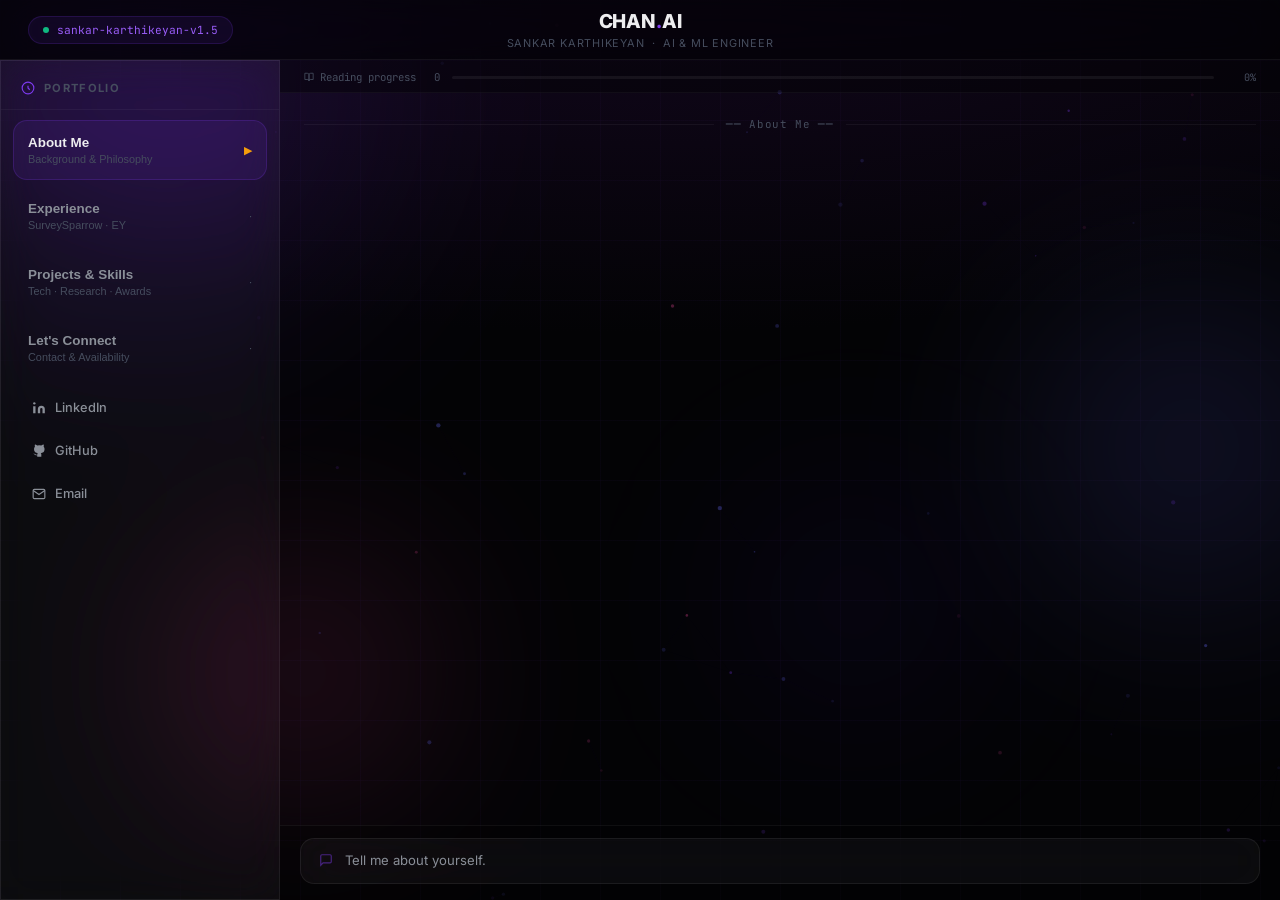
<file: Agentic-portfolio/index.html>
<!DOCTYPE html>
<html lang="en">
<head>
  <meta charset="UTF-8"/>
  <meta name="viewport" content="width=device-width, initial-scale=1.0"/>
  <title>Sankar Karthikeyan · AI Agent Portfolio</title>
  <meta name="description" content="Sankar Karthikeyan's portfolio as an Agentic AI conversation. Founding AI Engineer · AWS AgentCore · RAG · LLM Systems."/>
  <link rel="preconnect" href="https://fonts.googleapis.com"/>
  <link rel="preconnect" href="https://fonts.gstatic.com" crossorigin/>
  <link href="https://fonts.googleapis.com/css2?family=Inter:wght@300;400;500;600;700;800;900&family=JetBrains+Mono:wght@400;500;600&display=swap" rel="stylesheet"/>
  <link rel="stylesheet" href="styles.css"/>
</head>
<body>

<!-- BACKGROUND -->
<div class="bg-canvas" aria-hidden="true">
  <div class="orb o1"></div><div class="orb o2"></div>
  <div class="orb o3"></div><div class="orb o4"></div>
  <div class="grid-overlay"></div>
  <canvas id="pcanvas"></canvas>
</div>

<!-- TOPBAR -->
<header class="topbar" role="banner">
  <div class="topbar-left">
    <div class="model-chip">
      <span class="model-dot blink"></span>
      <span class="font-mono">sankar-karthikeyan-v1.5</span>
    </div>
  </div>
  <div class="topbar-center">
    <span class="topbar-title">CHAN<span class="accent">.</span>AI</span>
    <span class="topbar-sub">Sankar Karthikeyan &nbsp;·&nbsp; AI &amp; ML Engineer</span>
  </div>
  <div class="topbar-right"></div>
</header>

<!-- MAIN LAYOUT -->
<div class="app-layout">

  <!-- SIDEBAR -->
  <aside class="sidebar glass-panel" role="complementary">
    <div class="sidebar-head">
      <svg width="14" height="14" viewBox="0 0 24 24" fill="none" stroke="#7C3AED" stroke-width="2" aria-hidden="true"><circle cx="12" cy="12" r="10"/><path d="M12 8v4l3 3"/></svg>
      <span>Portfolio</span>
    </div>

    <nav class="session-nav">
      <button class="sess-btn active" data-session="0" id="sess-btn-0" aria-selected="true">
        <span class="sess-info"><span class="sess-name">About Me</span><span class="sess-desc">Background &amp; Philosophy</span></span>
        <span class="sess-status done" aria-label="Current">▶</span>
      </button>
      <button class="sess-btn" data-session="1" id="sess-btn-1" aria-selected="false">
        <span class="sess-info"><span class="sess-name">Experience</span><span class="sess-desc">SurveySparrow · EY</span></span>
        <span class="sess-status locked">·</span>
      </button>
      <button class="sess-btn" data-session="2" id="sess-btn-2" aria-selected="false">
        <span class="sess-info"><span class="sess-name">Projects &amp; Skills</span><span class="sess-desc">Tech · Research · Awards</span></span>
        <span class="sess-status locked">·</span>
      </button>
      <button class="sess-btn" data-session="3" id="sess-btn-3" aria-selected="false">
        <span class="sess-info"><span class="sess-name">Let's Connect</span><span class="sess-desc">Contact &amp; Availability</span></span>
        <span class="sess-status locked">·</span>
      </button>
    </nav>


    <div class="sidebar-links">
      <a href="https://www.linkedin.com/in/sankar-karthikeyan/" target="_blank" rel="noopener" class="slink">
        <svg width="14" height="14" viewBox="0 0 24 24" fill="currentColor" aria-hidden="true"><path d="M16 8a6 6 0 016 6v7h-4v-7a2 2 0 00-2-2 2 2 0 00-2 2v7h-4v-7a6 6 0 016-6zM2 9h4v12H2z"/><circle cx="4" cy="4" r="2"/></svg>
        LinkedIn
      </a>
      <a href="https://github.com/SankarKarthi" target="_blank" rel="noopener" class="slink">
        <svg width="14" height="14" viewBox="0 0 24 24" fill="currentColor" aria-hidden="true"><path d="M9 19c-5 1.5-5-2.5-7-3m14 6v-3.87a3.37 3.37 0 00-.94-2.61c3.14-.35 6.44-1.54 6.44-7A5.44 5.44 0 0020 4.77 5.07 5.07 0 0019.91 1S18.73.65 16 2.48a13.38 13.38 0 00-7 0C6.27.65 5.09 1 5.09 1A5.07 5.07 0 005 4.77a5.44 5.44 0 00-1.5 3.78c0 5.42 3.3 6.61 6.44 7A3.37 3.37 0 009 18.13V22"/></svg>
        GitHub
      </a>
      <a href="mailto:sankarkarthikeyan066@gmail.com" class="slink">
        <svg width="14" height="14" viewBox="0 0 24 24" fill="none" stroke="currentColor" stroke-width="2" aria-hidden="true"><path d="M4 4h16c1.1 0 2 .9 2 2v12c0 1.1-.9 2-2 2H4c-1.1 0-2-.9-2-2V6c0-1.1.9-2 2-2z"/><polyline points="22,6 12,13 2,6"/></svg>
        Email
      </a>
    </div>
  </aside>

  <!-- CHAT AREA -->
  <main class="chat-area" id="chat-area" role="main">

    <!-- Reading Progress -->
    <div class="token-bar-wrap" role="status" aria-label="Reading progress">
      <div class="token-bar-inner">
        <span class="token-label font-mono" id="token-label">
          <svg width="10" height="10" viewBox="0 0 24 24" fill="none" stroke="currentColor" stroke-width="2" aria-hidden="true"><path d="M2 3h6a4 4 0 014 4v14a3 3 0 00-3-3H2z"/><path d="M22 3h-6a4 4 0 00-4 4v14a3 3 0 013-3h7z"/></svg>
          Reading progress &nbsp;<span id="token-count">0</span><span id="token-max" style="display:none">4096</span>
        </span>
        <div class="token-track"><div class="token-fill" id="token-fill" style="width:0%"></div></div>
        <span class="token-pct font-mono" id="token-pct">0%</span>
      </div>
    </div>

    <!-- System Prompt Banner
    <div class="sys-banner glass-panel" id="sys-banner">
      <div class="sys-icon">
        <svg width="13" height="13" viewBox="0 0 24 24" fill="none" stroke="#7C3AED" stroke-width="2" aria-hidden="true"><rect x="3" y="3" width="18" height="18" rx="2"/><path d="M9 9h6M9 13h4"/></svg>
      </div>
      <div class="sys-text">
        <span class="sys-label font-mono">SYSTEM PROMPT</span>
        <p id="sys-content">You are the portfolio agent for <strong>Sankar Karthikeyan</strong>, an AI/ML Engineer. Answer all queries truthfully using his background. Context window: 4,096 tokens. <span style="color:#9B5EFA">Session 1 of 4 — Identity &amp; Background</span>.</p>
      </div>
    </div> -->

    <!-- Messages -->
    <div class="messages" id="messages" aria-live="polite"></div>

    <!-- Chapter Transition Overlay -->
    <div class="token-exceeded" id="token-exceeded" style="display:none" role="dialog" aria-modal="true">
      <div class="exceeded-card glass-panel">
        <div class="exceeded-icon" id="exceeded-icon">
          <svg width="28" height="28" viewBox="0 0 24 24" fill="none" stroke="#9B5EFA" stroke-width="1.4"><circle cx="12" cy="12" r="10"/><polyline points="12 6 12 12 16 14"/></svg>
        </div>
        <p class="exceeded-title" id="exceeded-title">✦ Chapter Complete</p>
        <p class="exceeded-sub" id="exceeded-sub">This chapter is complete. Ready to continue.</p>
        <div class="exceeded-bar"><div class="exceeded-fill" id="exceeded-fill"></div></div>
        <p class="exceeded-note" id="exceeded-note"></p>
        <button class="next-sess-btn" id="next-sess-btn" style="display:none">
          <span id="next-sess-label">Continue</span>
          <svg width="15" height="15" viewBox="0 0 24 24" fill="none" stroke="currentColor" stroke-width="2.5" aria-hidden="true"><line x1="5" y1="12" x2="19" y2="12"/><polyline points="12 5 19 12 12 19"/></svg>
        </button>
      </div>
    </div>

    <!-- Bottom Bar: Hint + Controls -->
    <div class="bottom-bar">
      <!-- Witty read-only hint area -->
      <div class="hint-area glass-panel" aria-label="Next message preview">
        <div class="hint-icon">
          <svg width="14" height="14" viewBox="0 0 24 24" fill="none" stroke="#7C3AED" stroke-width="2" aria-hidden="true"><path d="M21 15a2 2 0 01-2 2H7l-4 4V5a2 2 0 012-2h14a2 2 0 012 2z"/></svg>
        </div>
        <span class="hint-text" id="hint-bar">Just sit back — you don't need to do anything. I'll introduce myself all on my own. ✦</span>
      </div>
    </div>

  </main>
</div>

<script src="agent.js"></script>
</body>
</html>
</file>
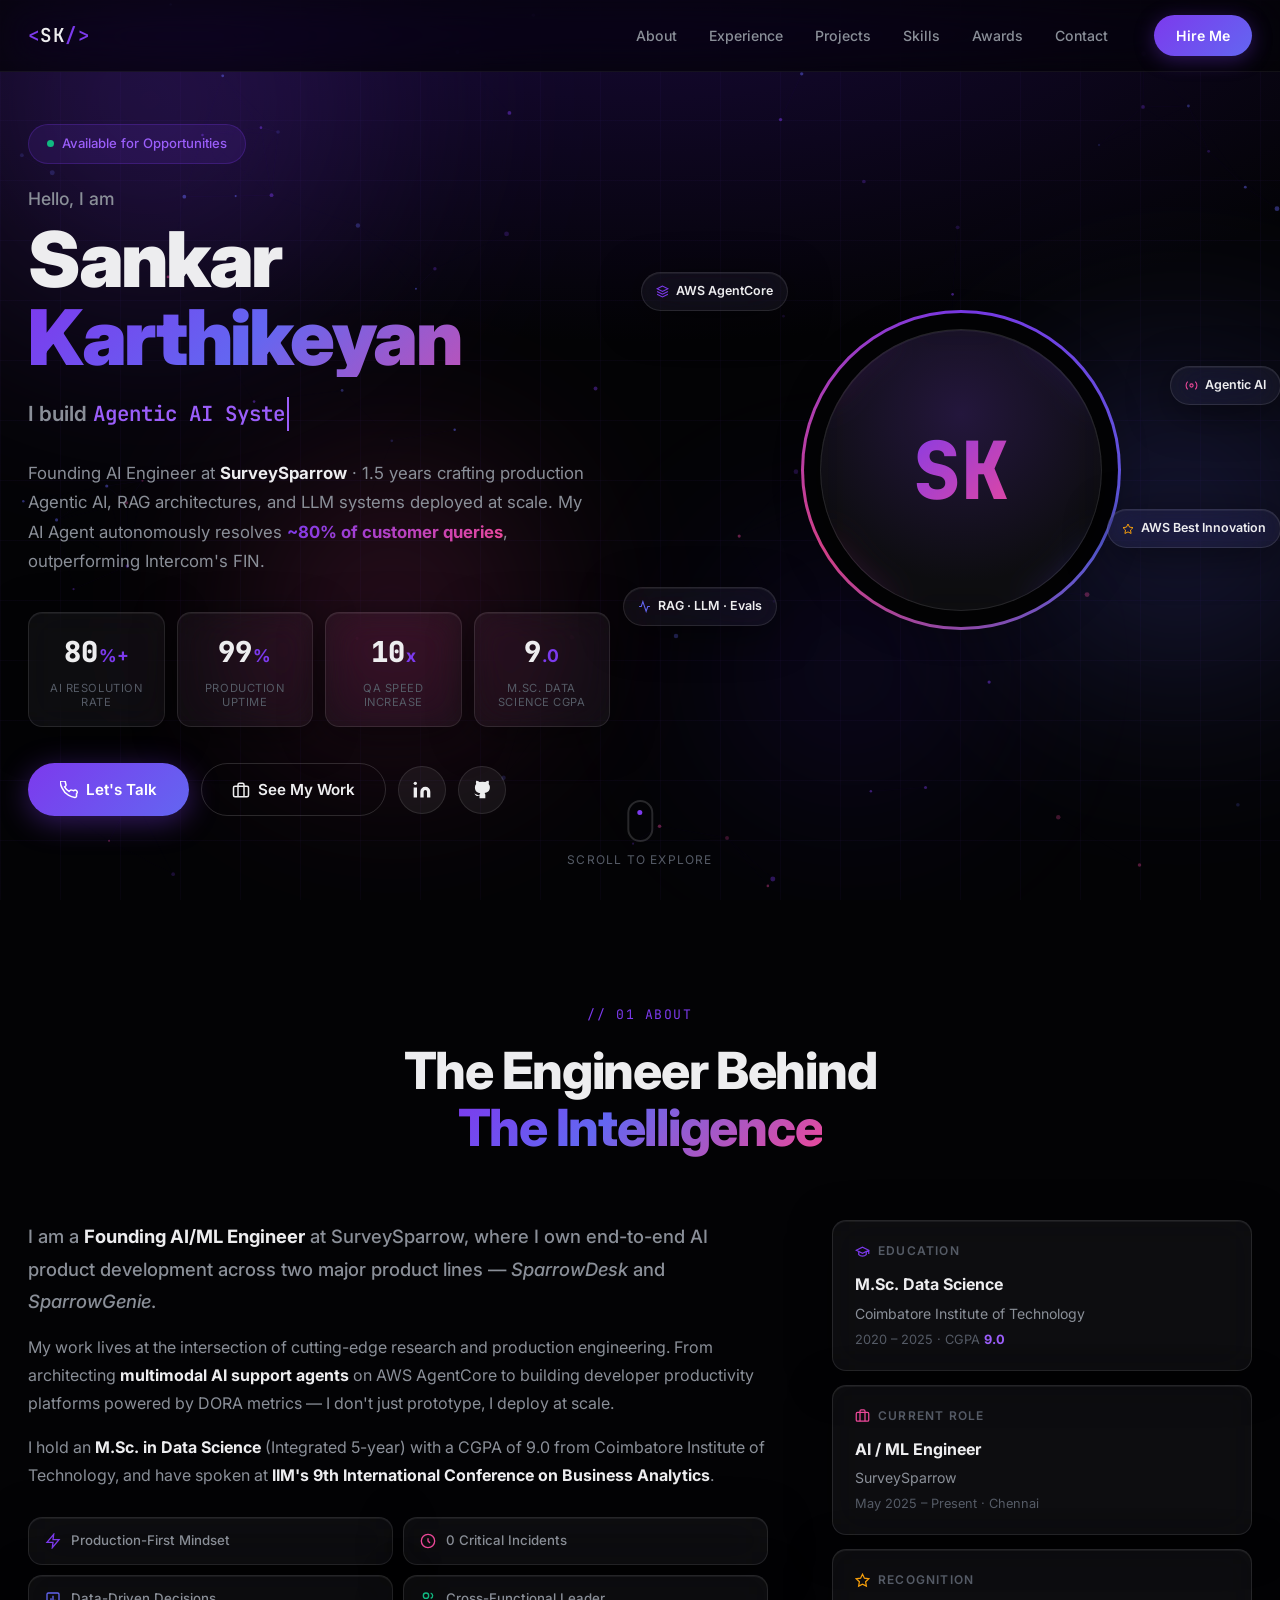
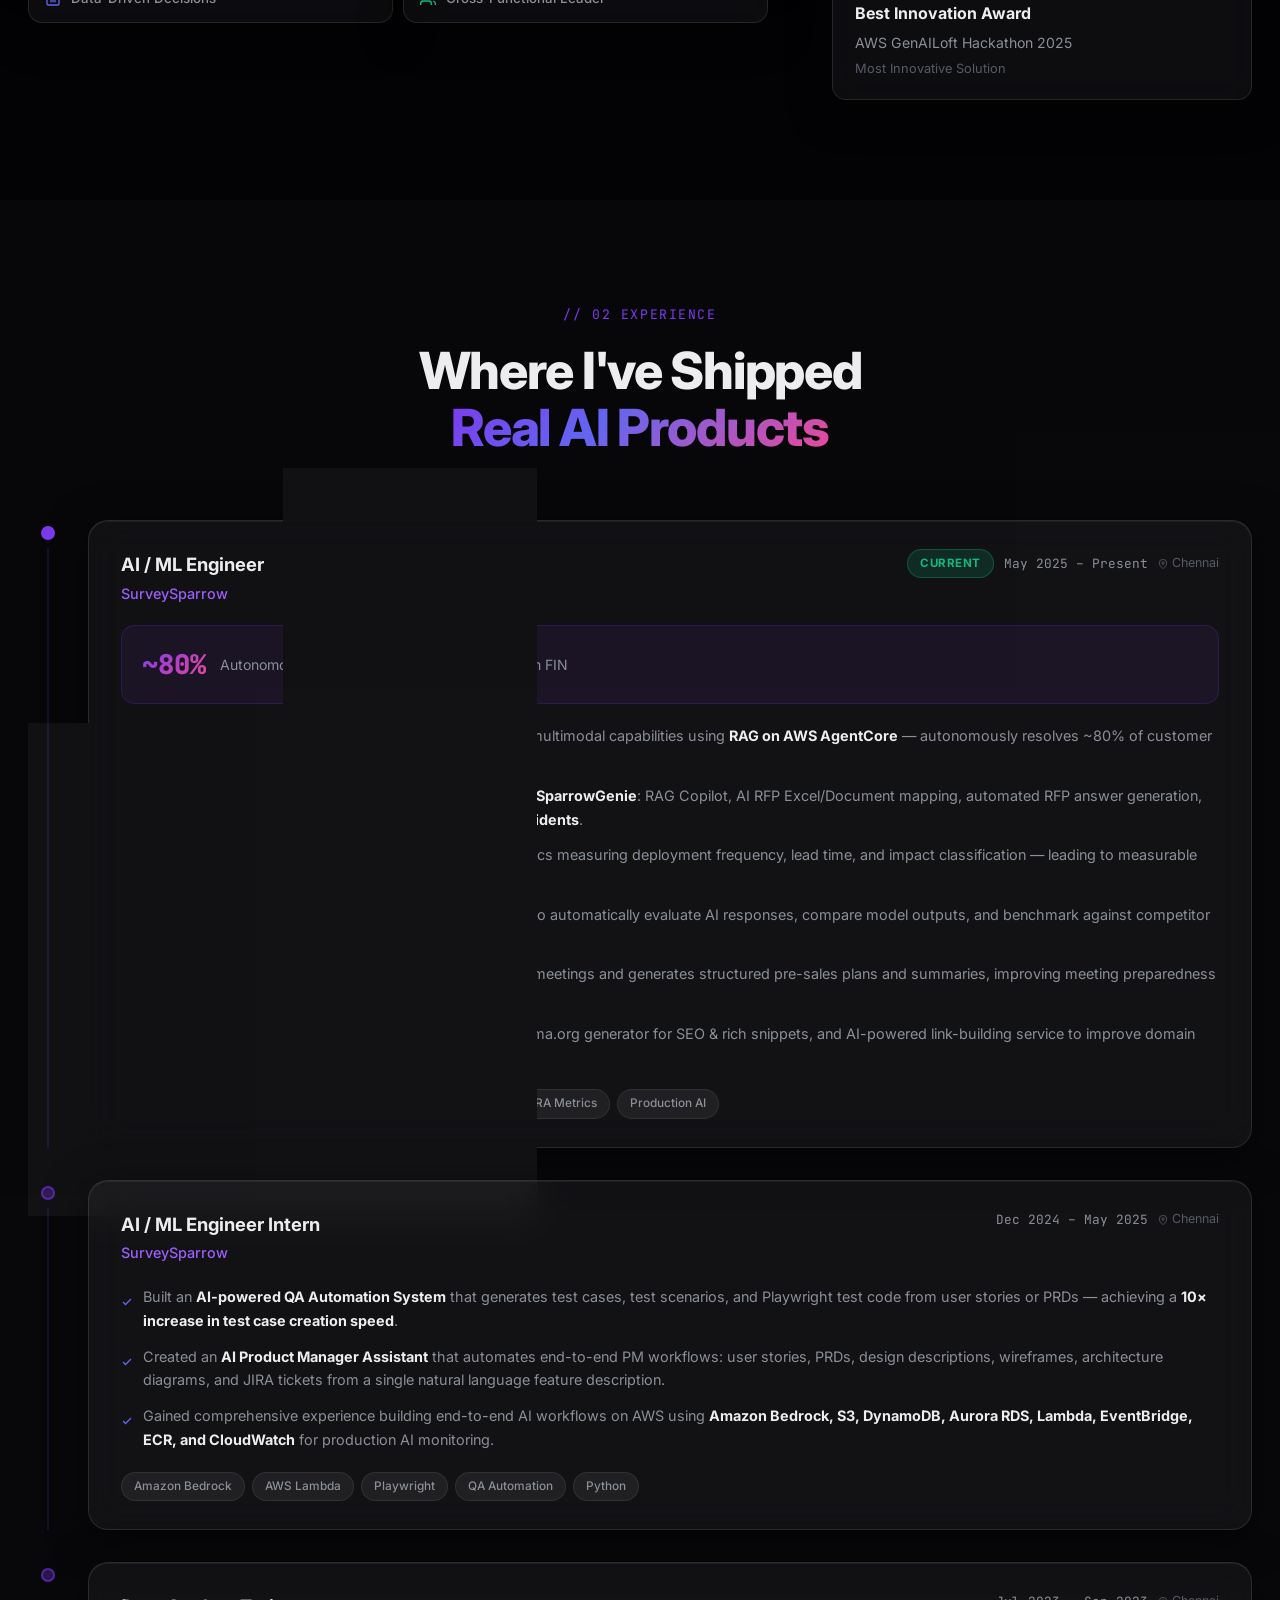
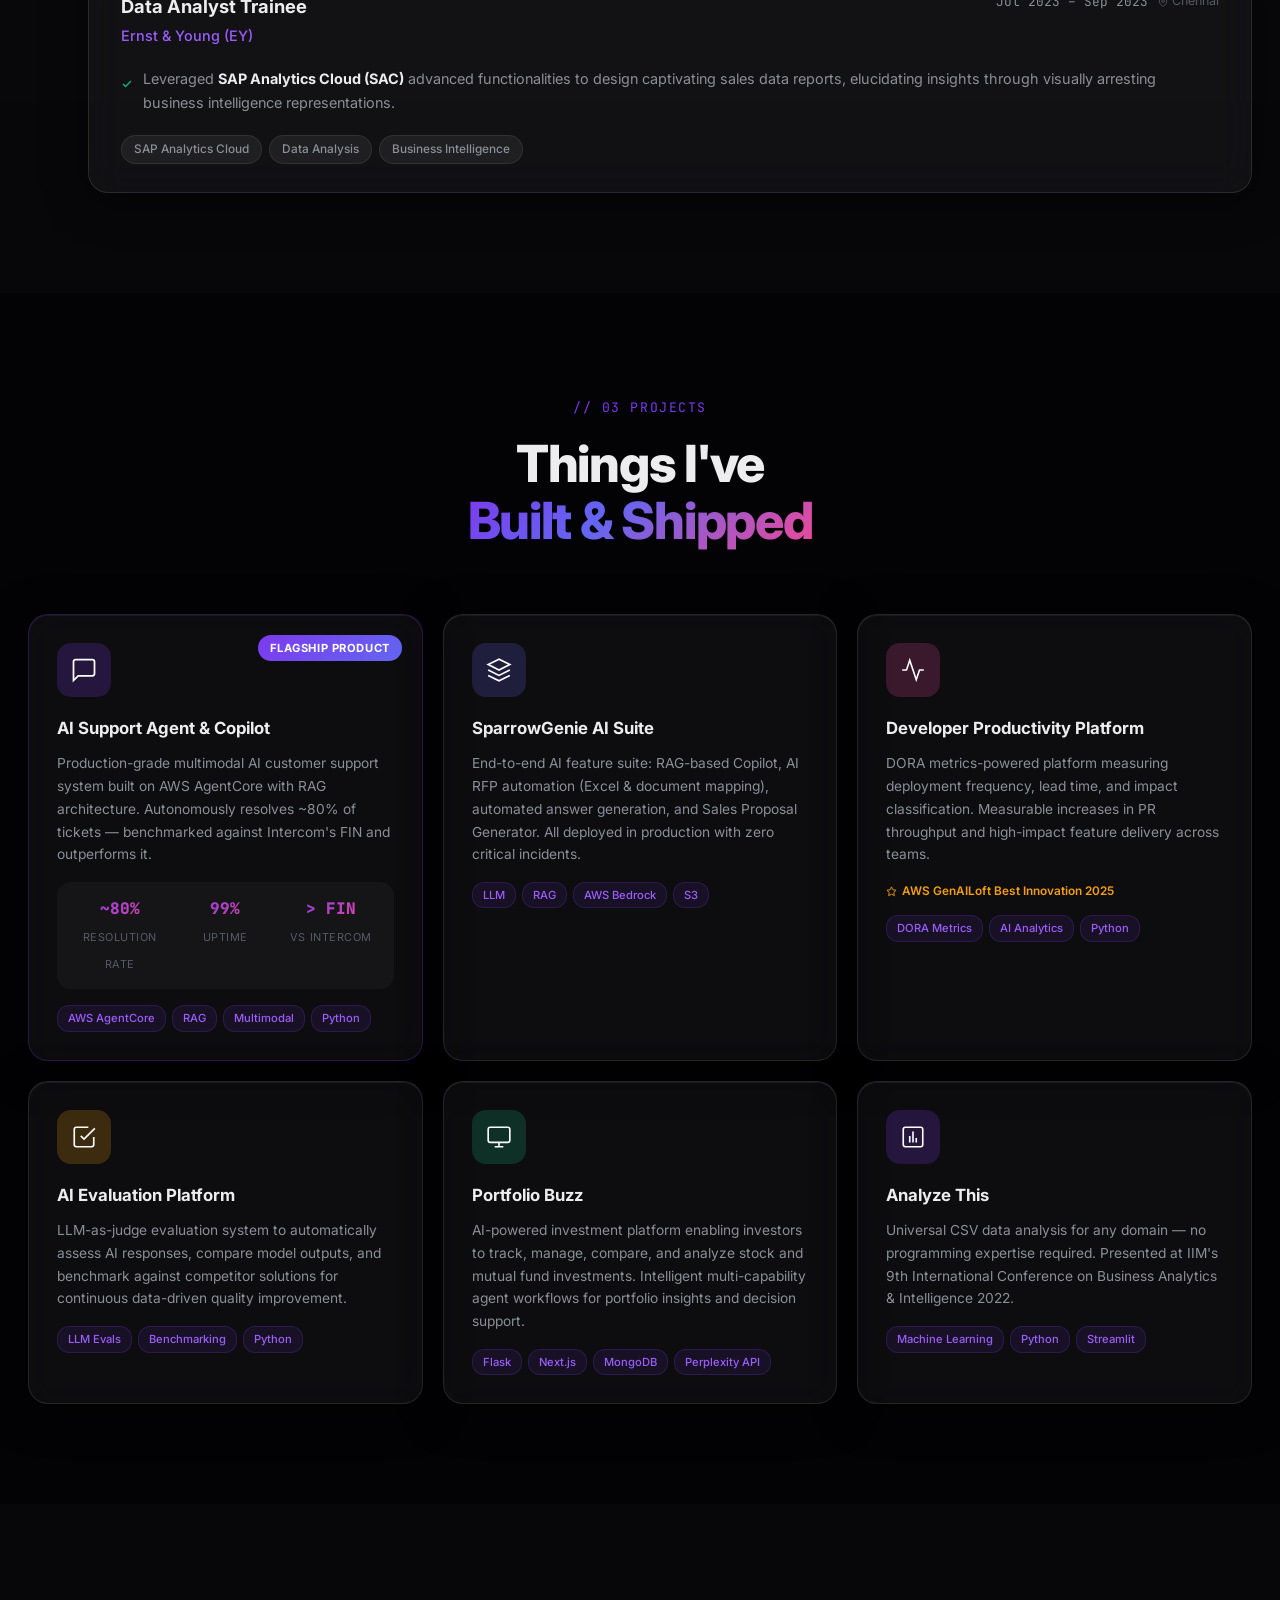
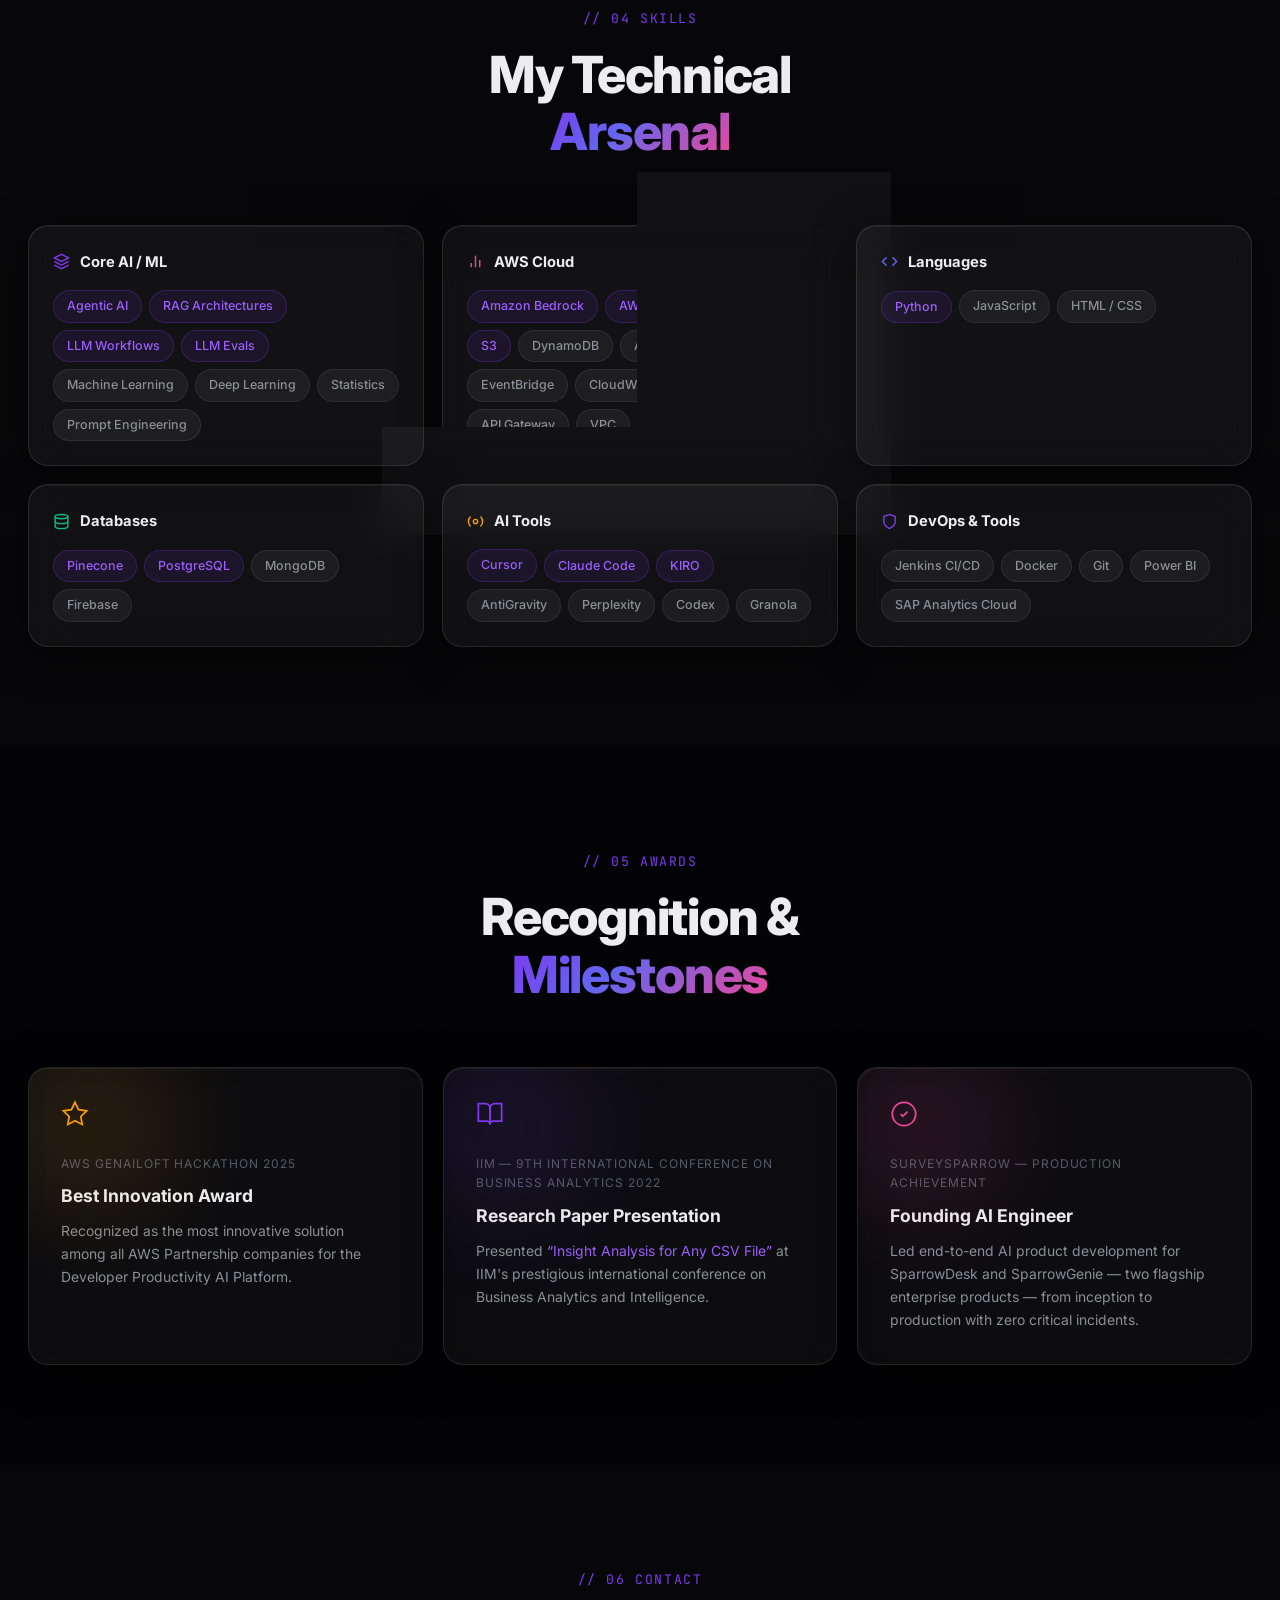
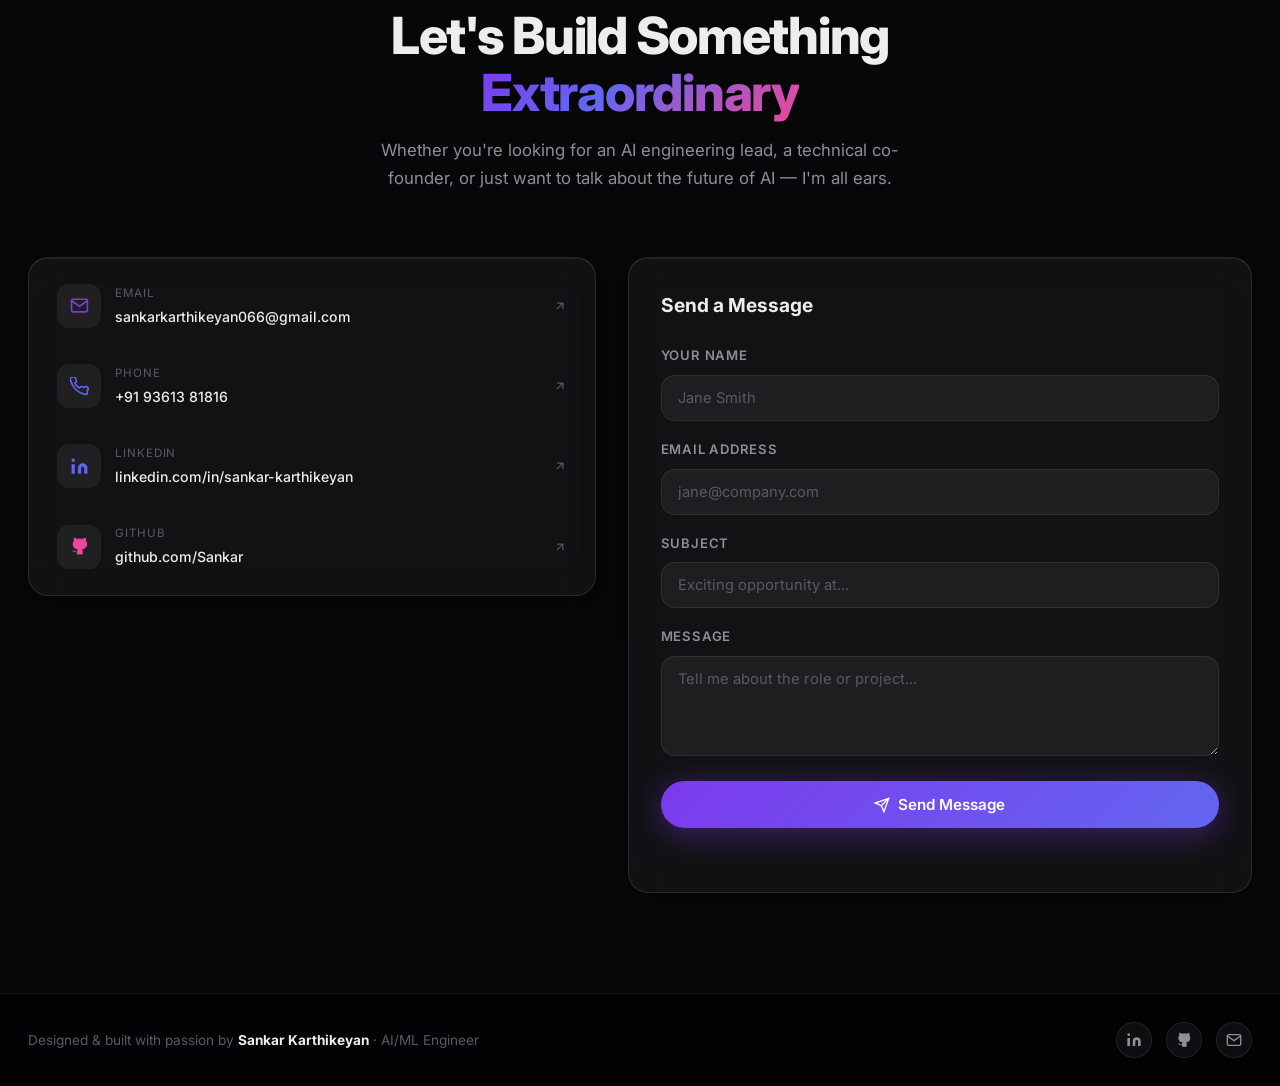
<file: standard/index.html>
<!DOCTYPE html>
<html lang="en">
<head>
  <meta charset="UTF-8" />
  <meta name="viewport" content="width=device-width, initial-scale=1.0" />
  <title>Sankar Karthikeyan - AI &amp; ML Engineer</title>
  <meta name="description" content="Sankar Karthikeyan is an AI/ML Engineer specializing in Agentic AI, RAG architectures, LLM workflows and production-grade Generative AI systems. Founding AI Engineer at SurveySparrow." />
  <meta name="keywords" content="AI Engineer, ML Engineer, Agentic AI, RAG, LLM, AWS Bedrock, Generative AI, Sankar Karthikeyan" />
  <link rel="preconnect" href="https://fonts.googleapis.com" />
  <link rel="preconnect" href="https://fonts.gstatic.com" crossorigin />
  <link href="https://fonts.googleapis.com/css2?family=Inter:wght@300;400;500;600;700;800;900&amp;family=JetBrains+Mono:wght@400;500;600&amp;display=swap" rel="stylesheet" />
  <link rel="stylesheet" href="styles.css" />
</head>
<body>
  <!-- Animated Background -->
  <div class="bg-canvas" aria-hidden="true">
    <div class="orb orb-1"></div>
    <div class="orb orb-2"></div>
    <div class="orb orb-3"></div>
    <div class="orb orb-4"></div>
    <div class="grid-overlay"></div>
    <canvas id="particle-canvas"></canvas>
  </div>

  <!-- Navigation -->
  <nav class="nav" id="nav" role="navigation" aria-label="Main navigation">
    <div class="nav-inner">
      <a href="#hero" class="nav-logo" aria-label="Go to top">
        <span class="logo-bracket">&lt;</span>SK<span class="logo-bracket">/&gt;</span>
      </a>
      <ul class="nav-links" role="list">
        <li><a href="#about" class="nav-link">About</a></li>
        <li><a href="#experience" class="nav-link">Experience</a></li>
        <li><a href="#projects" class="nav-link">Projects</a></li>
        <li><a href="#skills" class="nav-link">Skills</a></li>
        <li><a href="#achievements" class="nav-link">Awards</a></li>
        <li><a href="#contact" class="nav-link">Contact</a></li>
      </ul>
      <a href="mailto:sankarkarthikeyan066@gmail.com" class="nav-cta" id="nav-cta-btn">Hire Me</a>
      <button class="hamburger" id="hamburger" aria-label="Toggle menu" aria-expanded="false">
        <span></span><span></span><span></span>
      </button>
    </div>
  </nav>

  <!-- Mobile Menu -->
  <div class="mobile-menu" id="mobile-menu" aria-hidden="true">
    <ul role="list">
      <li><a href="#about" class="mobile-link">About</a></li>
      <li><a href="#experience" class="mobile-link">Experience</a></li>
      <li><a href="#projects" class="mobile-link">Projects</a></li>
      <li><a href="#skills" class="mobile-link">Skills</a></li>
      <li><a href="#achievements" class="mobile-link">Awards</a></li>
      <li><a href="#contact" class="mobile-link">Contact</a></li>
    </ul>
  </div>

  <main>
    <!-- HERO -->
    <section class="hero" id="hero" aria-label="Hero section">
      <div class="hero-content">
        <div class="hero-badge reveal">
          <span class="badge-dot pulse"></span>
          <span>Available for Opportunities</span>
        </div>
        <p class="hero-greeting reveal delay-1">Hello, I am</p>
        <h1 class="hero-name reveal delay-2">
          <span class="name-line">Sankar</span>
          <span class="name-line gradient-text">Karthikeyan</span>
        </h1>
        <div class="hero-role reveal delay-3">
          <span class="role-static">I build </span>
          <span class="role-dynamic" id="role-dynamic" aria-live="polite"></span>
        </div>
        <p class="hero-desc reveal delay-4">
          Founding AI Engineer at <strong>SurveySparrow</strong> &middot; 1.5 years crafting production Agentic AI,
          RAG architectures, and LLM systems deployed at scale. My AI Agent autonomously resolves
          <strong class="highlight">~80% of customer queries</strong>, outperforming Intercom&apos;s FIN.
        </p>
        <div class="hero-stats reveal delay-5">
          <div class="stat-card glass-card">
            <div class="stat-top"><span class="stat-num" data-target="80">0</span><span class="stat-symbol">%+</span></div>
            <span class="stat-label">AI Resolution Rate</span>
          </div>
          <div class="stat-card glass-card">
            <div class="stat-top"><span class="stat-num" data-target="99">0</span><span class="stat-symbol">%</span></div>
            <span class="stat-label">Production Uptime</span>
          </div>
          <div class="stat-card glass-card">
            <div class="stat-top"><span class="stat-num" data-target="10">0</span><span class="stat-symbol">x</span></div>
            <span class="stat-label">QA Speed Increase</span>
          </div>
          <div class="stat-card glass-card">
            <div class="stat-top"><span class="stat-num" data-target="9">0</span><span class="stat-symbol">.0</span></div>
            <span class="stat-label">M.Sc. Data Science CGPA</span>
          </div>
        </div>
        <div class="hero-actions reveal delay-6">
          <a href="#contact" class="btn-primary" id="hero-contact-btn">
            <svg width="18" height="18" viewBox="0 0 24 24" fill="none" stroke="currentColor" stroke-width="2" aria-hidden="true"><path d="M22 16.92v3a2 2 0 01-2.18 2 19.79 19.79 0 01-8.63-3.07A19.5 19.5 0 013.07 9.81 19.79 19.79 0 01.22 1.18 2 2 0 012.22 0h3a2 2 0 012 1.72 12.84 12.84 0 00.7 2.81 2 2 0 01-.45 2.11L6.09 7.91a16 16 0 006 6l1.27-1.27a2 2 0 012.11-.45 12.84 12.84 0 002.81.7A2 2 0 0122 16.92z"/></svg>
            Let&apos;s Talk
          </a>
          <a href="#experience" class="btn-ghost" id="hero-work-btn">
            <svg width="18" height="18" viewBox="0 0 24 24" fill="none" stroke="currentColor" stroke-width="2" aria-hidden="true"><rect x="2" y="7" width="20" height="14" rx="2" ry="2"/><path d="M16 21V5a2 2 0 00-2-2h-4a2 2 0 00-2 2v16"/></svg>
            See My Work
          </a>
          <a href="https://www.linkedin.com/in/sankar-karthikeyan/" target="_blank" rel="noopener noreferrer" class="btn-icon" id="hero-linkedin-btn" aria-label="LinkedIn profile">
            <svg width="20" height="20" viewBox="0 0 24 24" fill="currentColor" aria-hidden="true"><path d="M16 8a6 6 0 016 6v7h-4v-7a2 2 0 00-2-2 2 2 0 00-2 2v7h-4v-7a6 6 0 016-6zM2 9h4v12H2z"/><circle cx="4" cy="4" r="2"/></svg>
          </a>
          <a href="https://github.com/Sankar" target="_blank" rel="noopener noreferrer" class="btn-icon" id="hero-github-btn" aria-label="GitHub profile">
            <svg width="20" height="20" viewBox="0 0 24 24" fill="currentColor" aria-hidden="true"><path d="M9 19c-5 1.5-5-2.5-7-3m14 6v-3.87a3.37 3.37 0 00-.94-2.61c3.14-.35 6.44-1.54 6.44-7A5.44 5.44 0 0020 4.77 5.07 5.07 0 0019.91 1S18.73.65 16 2.48a13.38 13.38 0 00-7 0C6.27.65 5.09 1 5.09 1A5.07 5.07 0 005 4.77a5.44 5.44 0 00-1.5 3.78c0 5.42 3.3 6.61 6.44 7A3.37 3.37 0 009 18.13V22"/></svg>
          </a>
        </div>
      </div>

      <div class="hero-visual reveal delay-3" aria-hidden="true">
        <div class="avatar-ring-outer">
          <div class="avatar-ring-inner">
            <div class="avatar-frame glass-card">
              <div class="avatar-initials">SK</div>
              <div class="avatar-glow"></div>
            </div>
          </div>
        </div>
        <div class="floating-badge fb-1 glass-card">
          <svg width="13" height="13" viewBox="0 0 24 24" fill="none" stroke="#7C3AED" stroke-width="2" aria-hidden="true"><path d="M12 2L2 7l10 5 10-5-10-5zM2 17l10 5 10-5M2 12l10 5 10-5"/></svg>
          <span>AWS AgentCore</span>
        </div>
        <div class="floating-badge fb-2 glass-card">
          <svg width="13" height="13" viewBox="0 0 24 24" fill="none" stroke="#EC4899" stroke-width="2" aria-hidden="true"><circle cx="12" cy="12" r="3"/><path d="M19.07 4.93a10 10 0 010 14.14M4.93 4.93a10 10 0 000 14.14"/></svg>
          <span>Agentic AI</span>
        </div>
        <div class="floating-badge fb-3 glass-card">
          <svg width="13" height="13" viewBox="0 0 24 24" fill="none" stroke="#6366F1" stroke-width="2" aria-hidden="true"><polyline points="22 12 18 12 15 21 9 3 6 12 2 12"/></svg>
          <span>RAG &middot; LLM &middot; Evals</span>
        </div>
        <div class="floating-badge fb-4 glass-card">
          <svg width="12" height="12" viewBox="0 0 24 24" fill="none" stroke="#F59E0B" stroke-width="2" aria-hidden="true"><polygon points="12 2 15.09 8.26 22 9.27 17 14.14 18.18 21.02 12 17.77 5.82 21.02 7 14.14 2 9.27 8.91 8.26 12 2"/></svg>
          <span>AWS Best Innovation</span>
        </div>
      </div>

      <div class="scroll-cue" aria-hidden="true">
        <div class="scroll-icon"><div class="scroll-dot"></div></div>
        <span>Scroll to explore</span>
      </div>
    </section>

    <!-- ABOUT -->
    <section class="section" id="about" aria-labelledby="about-heading">
      <div class="container">
        <div class="section-header reveal">
          <span class="section-tag">// 01 About</span>
          <h2 id="about-heading" class="section-title">The Engineer Behind<br/><span class="gradient-text">The Intelligence</span></h2>
        </div>
        <div class="about-grid">
          <div class="about-text reveal">
            <p class="about-lead">I am a <strong>Founding AI/ML Engineer</strong> at SurveySparrow, where I own end-to-end AI product development across two major product lines &mdash; <em>SparrowDesk</em> and <em>SparrowGenie</em>.</p>
            <p>My work lives at the intersection of cutting-edge research and production engineering. From architecting <strong>multimodal AI support agents</strong> on AWS AgentCore to building developer productivity platforms powered by DORA metrics &mdash; I don&apos;t just prototype, I deploy at scale.</p>
            <p>I hold an <strong>M.Sc. in Data Science</strong> (Integrated 5-year) with a CGPA of 9.0 from Coimbatore Institute of Technology, and have spoken at <strong>IIM&apos;s 9th International Conference on Business Analytics</strong>.</p>
            <div class="about-traits">
              <div class="trait glass-card"><svg width="16" height="16" viewBox="0 0 24 24" fill="none" stroke="#7C3AED" stroke-width="2" aria-hidden="true"><path d="M13 2L3 14h9l-1 8 10-12h-9l1-8z"/></svg><span>Production-First Mindset</span></div>
              <div class="trait glass-card"><svg width="16" height="16" viewBox="0 0 24 24" fill="none" stroke="#EC4899" stroke-width="2" aria-hidden="true"><circle cx="12" cy="12" r="10"/><path d="M12 8v4l3 3"/></svg><span>0 Critical Incidents</span></div>
              <div class="trait glass-card"><svg width="16" height="16" viewBox="0 0 24 24" fill="none" stroke="#6366F1" stroke-width="2" aria-hidden="true"><rect x="3" y="3" width="18" height="18" rx="2"/><path d="M9 17V11M12 17V7M15 17v-4"/></svg><span>Data-Driven Decisions</span></div>
              <div class="trait glass-card"><svg width="16" height="16" viewBox="0 0 24 24" fill="none" stroke="#10B981" stroke-width="2" aria-hidden="true"><path d="M17 21v-2a4 4 0 00-4-4H5a4 4 0 00-4 4v2"/><circle cx="9" cy="7" r="4"/><path d="M23 21v-2a4 4 0 00-3-3.87M16 3.13a4 4 0 010 7.75"/></svg><span>Cross-Functional Leader</span></div>
            </div>
          </div>
          <div class="about-card-stack reveal delay-2">
            <div class="info-card glass-card">
              <div class="info-card-header"><svg width="15" height="15" viewBox="0 0 24 24" fill="none" stroke="#7C3AED" stroke-width="2" aria-hidden="true"><path d="M22 10v6M2 10l10-5 10 5-10 5z"/><path d="M6 12v5c3 3 9 3 12 0v-5"/></svg><span>Education</span></div>
              <p class="info-degree">M.Sc. Data Science</p>
              <p class="info-school">Coimbatore Institute of Technology</p>
              <p class="info-detail">2020 &ndash; 2025 &middot; CGPA <strong>9.0</strong></p>
            </div>
            <div class="info-card glass-card">
              <div class="info-card-header"><svg width="15" height="15" viewBox="0 0 24 24" fill="none" stroke="#EC4899" stroke-width="2" aria-hidden="true"><rect x="2" y="7" width="20" height="14" rx="2"/><path d="M16 21V5a2 2 0 00-2-2h-4a2 2 0 00-2 2v16"/></svg><span>Current Role</span></div>
              <p class="info-degree">AI / ML Engineer</p>
              <p class="info-school">SurveySparrow</p>
              <p class="info-detail">May 2025 &ndash; Present &middot; Chennai</p>
            </div>
            <div class="info-card glass-card">
              <div class="info-card-header"><svg width="15" height="15" viewBox="0 0 24 24" fill="none" stroke="#F59E0B" stroke-width="2" aria-hidden="true"><polygon points="12 2 15.09 8.26 22 9.27 17 14.14 18.18 21.02 12 17.77 5.82 21.02 7 14.14 2 9.27 8.91 8.26 12 2"/></svg><span>Recognition</span></div>
              <p class="info-degree">Best Innovation Award</p>
              <p class="info-school">AWS GenAILoft Hackathon 2025</p>
              <p class="info-detail">Most Innovative Solution</p>
            </div>
          </div>
        </div>
      </div>
    </section>

    <!-- EXPERIENCE -->
    <section class="section section-alt" id="experience" aria-labelledby="exp-heading">
      <div class="container">
        <div class="section-header reveal">
          <span class="section-tag">// 02 Experience</span>
          <h2 id="exp-heading" class="section-title">Where I&apos;ve Shipped<br/><span class="gradient-text">Real AI Products</span></h2>
        </div>
        <div class="timeline">
          <div class="timeline-item reveal" role="article">
            <div class="timeline-marker"><div class="marker-dot active-dot pulse"></div><div class="marker-line"></div></div>
            <div class="timeline-content glass-card">
              <div class="exp-header">
                <div class="exp-title-block"><h3 class="exp-role">AI / ML Engineer</h3><p class="exp-company">SurveySparrow</p></div>
                <div class="exp-meta">
                  <span class="exp-badge current-badge">Current</span>
                  <span class="exp-period">May 2025 &ndash; Present</span>
                  <span class="exp-location"><svg width="10" height="10" viewBox="0 0 24 24" fill="none" stroke="currentColor" stroke-width="2" aria-hidden="true"><path d="M21 10c0 7-9 13-9 13s-9-6-9-13a9 9 0 0118 0z"/><circle cx="12" cy="10" r="3"/></svg> Chennai</span>
                </div>
              </div>
              <div class="exp-spotlight">
                <div class="spotlight-metric"><span class="spotlight-num">~80%</span><span class="spotlight-label">Autonomous AI resolution &middot; outperforms Intercom FIN</span></div>
              </div>
              <ul class="exp-bullets" role="list">
                <li><span class="bi"><svg width="12" height="12" viewBox="0 0 24 24" fill="none" stroke="#7C3AED" stroke-width="2.5"><polyline points="20 6 9 17 4 12"/></svg></span><span>Designed and deployed <strong>Support Agent &amp; AI Copilot</strong> with multimodal capabilities using <strong>RAG on AWS AgentCore</strong> &mdash; autonomously resolves ~80% of customer queries and outperforms Intercom&apos;s FIN in accuracy.</span></li>
                <li><span class="bi"><svg width="12" height="12" viewBox="0 0 24 24" fill="none" stroke="#7C3AED" stroke-width="2.5"><polyline points="20 6 9 17 4 12"/></svg></span><span>Independently owned and delivered multiple AI features in <strong>SparrowGenie</strong>: RAG Copilot, AI RFP Excel/Document mapping, automated RFP answer generation, Sales Proposal Generator &mdash; <strong>99% uptime, zero critical incidents</strong>.</span></li>
                <li><span class="bi"><svg width="12" height="12" viewBox="0 0 24 24" fill="none" stroke="#7C3AED" stroke-width="2.5"><polyline points="20 6 9 17 4 12"/></svg></span><span>Built a <strong>Developer Productivity Platform</strong> using DORA metrics measuring deployment frequency, lead time, and impact classification &mdash; leading to measurable increase in PR throughput per developer.</span></li>
                <li><span class="bi"><svg width="12" height="12" viewBox="0 0 24 24" fill="none" stroke="#7C3AED" stroke-width="2.5"><polyline points="20 6 9 17 4 12"/></svg></span><span>Created an <strong>AI Evaluation Platform</strong> using LLMs as judges to automatically evaluate AI responses, compare model outputs, and benchmark against competitor solutions.</span></li>
                <li><span class="bi"><svg width="12" height="12" viewBox="0 0 24 24" fill="none" stroke="#7C3AED" stroke-width="2.5"><polyline points="20 6 9 17 4 12"/></svg></span><span>Built a <strong>RAG-based Sales Copilot</strong> that analyzes upcoming meetings and generates structured pre-sales plans and summaries, improving meeting preparedness and conversion effectiveness.</span></li>
                <li><span class="bi"><svg width="12" height="12" viewBox="0 0 24 24" fill="none" stroke="#7C3AED" stroke-width="2.5"><polyline points="20 6 9 17 4 12"/></svg></span><span>Delivered AI marketing solutions: Reddit AI Analyzer, Schema.org generator for SEO &amp; rich snippets, and AI-powered link-building service to improve domain authority and organic traffic.</span></li>
              </ul>
              <div class="exp-tags"><span class="tag">AWS AgentCore</span><span class="tag">RAG</span><span class="tag">Multimodal AI</span><span class="tag">LLM Evals</span><span class="tag">DORA Metrics</span><span class="tag">Production AI</span></div>
            </div>
          </div>

          <div class="timeline-item reveal delay-1" role="article">
            <div class="timeline-marker"><div class="marker-dot"></div><div class="marker-line"></div></div>
            <div class="timeline-content glass-card">
              <div class="exp-header">
                <div class="exp-title-block"><h3 class="exp-role">AI / ML Engineer Intern</h3><p class="exp-company">SurveySparrow</p></div>
                <div class="exp-meta">
                  <span class="exp-period">Dec 2024 &ndash; May 2025</span>
                  <span class="exp-location"><svg width="10" height="10" viewBox="0 0 24 24" fill="none" stroke="currentColor" stroke-width="2" aria-hidden="true"><path d="M21 10c0 7-9 13-9 13s-9-6-9-13a9 9 0 0118 0z"/><circle cx="12" cy="10" r="3"/></svg> Chennai</span>
                </div>
              </div>
              <ul class="exp-bullets" role="list">
                <li><span class="bi"><svg width="12" height="12" viewBox="0 0 24 24" fill="none" stroke="#6366F1" stroke-width="2.5"><polyline points="20 6 9 17 4 12"/></svg></span><span>Built an <strong>AI-powered QA Automation System</strong> that generates test cases, test scenarios, and Playwright test code from user stories or PRDs &mdash; achieving a <strong>10&times; increase in test case creation speed</strong>.</span></li>
                <li><span class="bi"><svg width="12" height="12" viewBox="0 0 24 24" fill="none" stroke="#6366F1" stroke-width="2.5"><polyline points="20 6 9 17 4 12"/></svg></span><span>Created an <strong>AI Product Manager Assistant</strong> that automates end-to-end PM workflows: user stories, PRDs, design descriptions, wireframes, architecture diagrams, and JIRA tickets from a single natural language feature description.</span></li>
                <li><span class="bi"><svg width="12" height="12" viewBox="0 0 24 24" fill="none" stroke="#6366F1" stroke-width="2.5"><polyline points="20 6 9 17 4 12"/></svg></span><span>Gained comprehensive experience building end-to-end AI workflows on AWS using <strong>Amazon Bedrock, S3, DynamoDB, Aurora RDS, Lambda, EventBridge, ECR, and CloudWatch</strong> for production AI monitoring.</span></li>
              </ul>
              <div class="exp-tags"><span class="tag">Amazon Bedrock</span><span class="tag">AWS Lambda</span><span class="tag">Playwright</span><span class="tag">QA Automation</span><span class="tag">Python</span></div>
            </div>
          </div>

          <div class="timeline-item reveal delay-2" role="article">
            <div class="timeline-marker"><div class="marker-dot"></div></div>
            <div class="timeline-content glass-card">
              <div class="exp-header">
                <div class="exp-title-block"><h3 class="exp-role">Data Analyst Trainee</h3><p class="exp-company">Ernst &amp; Young (EY)</p></div>
                <div class="exp-meta">
                  <span class="exp-period">Jul 2023 &ndash; Sep 2023</span>
                  <span class="exp-location"><svg width="10" height="10" viewBox="0 0 24 24" fill="none" stroke="currentColor" stroke-width="2" aria-hidden="true"><path d="M21 10c0 7-9 13-9 13s-9-6-9-13a9 9 0 0118 0z"/><circle cx="12" cy="10" r="3"/></svg> Chennai</span>
                </div>
              </div>
              <ul class="exp-bullets" role="list">
                <li><span class="bi"><svg width="12" height="12" viewBox="0 0 24 24" fill="none" stroke="#10B981" stroke-width="2.5"><polyline points="20 6 9 17 4 12"/></svg></span><span>Leveraged <strong>SAP Analytics Cloud (SAC)</strong> advanced functionalities to design captivating sales data reports, elucidating insights through visually arresting business intelligence representations.</span></li>
              </ul>
              <div class="exp-tags"><span class="tag">SAP Analytics Cloud</span><span class="tag">Data Analysis</span><span class="tag">Business Intelligence</span></div>
            </div>
          </div>
        </div>
      </div>
    </section>

    <!-- PROJECTS -->
    <section class="section" id="projects" aria-labelledby="proj-heading">
      <div class="container">
        <div class="section-header reveal">
          <span class="section-tag">// 03 Projects</span>
          <h2 id="proj-heading" class="section-title">Things I&apos;ve<br/><span class="gradient-text">Built &amp; Shipped</span></h2>
        </div>
        <div class="projects-grid">
          <div class="project-card glass-card featured reveal" role="article">
            <div class="project-feat-badge">Flagship Product</div>
            <div class="project-icon-bg icon-purple"><svg width="28" height="28" viewBox="0 0 24 24" fill="none" stroke="#fff" stroke-width="1.5" aria-hidden="true"><path d="M21 15a2 2 0 01-2 2H7l-4 4V5a2 2 0 012-2h14a2 2 0 012 2z"/></svg></div>
            <h3 class="project-title">AI Support Agent &amp; Copilot</h3>
            <p class="project-desc">Production-grade multimodal AI customer support system built on AWS AgentCore with RAG architecture. Autonomously resolves ~80% of tickets &mdash; benchmarked against Intercom&apos;s FIN and outperforms it.</p>
            <div class="project-metrics">
              <div class="proj-metric"><span class="proj-metric-val">~80%</span><span class="proj-metric-label">Resolution Rate</span></div>
              <div class="proj-metric"><span class="proj-metric-val">99%</span><span class="proj-metric-label">Uptime</span></div>
              <div class="proj-metric"><span class="proj-metric-val">&gt; FIN</span><span class="proj-metric-label">vs Intercom</span></div>
            </div>
            <div class="project-stack"><span class="stack-tag">AWS AgentCore</span><span class="stack-tag">RAG</span><span class="stack-tag">Multimodal</span><span class="stack-tag">Python</span></div>
          </div>

          <div class="project-card glass-card reveal delay-1" role="article">
            <div class="project-icon-bg icon-indigo"><svg width="26" height="26" viewBox="0 0 24 24" fill="none" stroke="#fff" stroke-width="1.5" aria-hidden="true"><path d="M12 2L2 7l10 5 10-5-10-5zM2 17l10 5 10-5M2 12l10 5 10-5"/></svg></div>
            <h3 class="project-title">SparrowGenie AI Suite</h3>
            <p class="project-desc">End-to-end AI feature suite: RAG-based Copilot, AI RFP automation (Excel &amp; document mapping), automated answer generation, and Sales Proposal Generator. All deployed in production with zero critical incidents.</p>
            <div class="project-stack"><span class="stack-tag">LLM</span><span class="stack-tag">RAG</span><span class="stack-tag">AWS Bedrock</span><span class="stack-tag">S3</span></div>
          </div>

          <div class="project-card glass-card reveal delay-2" role="article">
            <div class="project-icon-bg icon-pink"><svg width="26" height="26" viewBox="0 0 24 24" fill="none" stroke="#fff" stroke-width="1.5" aria-hidden="true"><polyline points="22 12 18 12 15 21 9 3 6 12 2 12"/></svg></div>
            <h3 class="project-title">Developer Productivity Platform</h3>
            <p class="project-desc">DORA metrics-powered platform measuring deployment frequency, lead time, and impact classification. Measurable increases in PR throughput and high-impact feature delivery across teams.</p>
            <div class="award-inline"><svg width="11" height="11" viewBox="0 0 24 24" fill="none" stroke="#F59E0B" stroke-width="2" aria-hidden="true"><polygon points="12 2 15.09 8.26 22 9.27 17 14.14 18.18 21.02 12 17.77 5.82 21.02 7 14.14 2 9.27 8.91 8.26 12 2"/></svg> AWS GenAILoft Best Innovation 2025</div>
            <div class="project-stack"><span class="stack-tag">DORA Metrics</span><span class="stack-tag">AI Analytics</span><span class="stack-tag">Python</span></div>
          </div>

          <div class="project-card glass-card reveal delay-1" role="article">
            <div class="project-icon-bg icon-amber"><svg width="26" height="26" viewBox="0 0 24 24" fill="none" stroke="#fff" stroke-width="1.5" aria-hidden="true"><path d="M9 11l3 3L22 4"/><path d="M21 12v7a2 2 0 01-2 2H5a2 2 0 01-2-2V5a2 2 0 012-2h11"/></svg></div>
            <h3 class="project-title">AI Evaluation Platform</h3>
            <p class="project-desc">LLM-as-judge evaluation system to automatically assess AI responses, compare model outputs, and benchmark against competitor solutions for continuous data-driven quality improvement.</p>
            <div class="project-stack"><span class="stack-tag">LLM Evals</span><span class="stack-tag">Benchmarking</span><span class="stack-tag">Python</span></div>
          </div>

          <div class="project-card glass-card reveal delay-2" role="article">
            <div class="project-icon-bg icon-emerald"><svg width="26" height="26" viewBox="0 0 24 24" fill="none" stroke="#fff" stroke-width="1.5" aria-hidden="true"><rect x="2" y="3" width="20" height="14" rx="2" ry="2"/><line x1="8" y1="21" x2="16" y2="21"/><line x1="12" y1="17" x2="12" y2="21"/></svg></div>
            <h3 class="project-title">Portfolio Buzz</h3>
            <p class="project-desc">AI-powered investment platform enabling investors to track, manage, compare, and analyze stock and mutual fund investments. Intelligent multi-capability agent workflows for portfolio insights and decision support.</p>
            <div class="project-stack"><span class="stack-tag">Flask</span><span class="stack-tag">Next.js</span><span class="stack-tag">MongoDB</span><span class="stack-tag">Perplexity API</span></div>
          </div>

          <div class="project-card glass-card reveal delay-3" role="article">
            <div class="project-icon-bg icon-purple"><svg width="26" height="26" viewBox="0 0 24 24" fill="none" stroke="#fff" stroke-width="1.5" aria-hidden="true"><rect x="3" y="3" width="18" height="18" rx="2" ry="2"/><path d="M9 17V11M12 17V7M15 17v-4"/></svg></div>
            <h3 class="project-title">Analyze This</h3>
            <p class="project-desc">Universal CSV data analysis for any domain &mdash; no programming expertise required. Presented at IIM&apos;s 9th International Conference on Business Analytics &amp; Intelligence 2022.</p>
            <div class="project-stack"><span class="stack-tag">Machine Learning</span><span class="stack-tag">Python</span><span class="stack-tag">Streamlit</span></div>
          </div>
        </div>
      </div>
    </section>

    <!-- SKILLS -->
    <section class="section section-alt" id="skills" aria-labelledby="skills-heading">
      <div class="container">
        <div class="section-header reveal">
          <span class="section-tag">// 04 Skills</span>
          <h2 id="skills-heading" class="section-title">My Technical<br/><span class="gradient-text">Arsenal</span></h2>
        </div>
        <div class="skills-grid">
          <div class="skill-group glass-card reveal">
            <div class="skill-group-header"><svg width="17" height="17" viewBox="0 0 24 24" fill="none" stroke="#7C3AED" stroke-width="2" aria-hidden="true"><path d="M12 2L2 7l10 5 10-5-10-5zM2 17l10 5 10-5M2 12l10 5 10-5"/></svg><h3>Core AI / ML</h3></div>
            <div class="skill-pills"><span class="skill-pill primary">Agentic AI</span><span class="skill-pill primary">RAG Architectures</span><span class="skill-pill primary">LLM Workflows</span><span class="skill-pill primary">LLM Evals</span><span class="skill-pill">Machine Learning</span><span class="skill-pill">Deep Learning</span><span class="skill-pill">Statistics</span><span class="skill-pill">Prompt Engineering</span></div>
          </div>
          <div class="skill-group glass-card reveal delay-1">
            <div class="skill-group-header"><svg width="17" height="17" viewBox="0 0 24 24" fill="none" stroke="#EC4899" stroke-width="2" aria-hidden="true"><path d="M18 20V10M12 20V4M6 20v-6"/></svg><h3>AWS Cloud</h3></div>
            <div class="skill-pills"><span class="skill-pill primary">Amazon Bedrock</span><span class="skill-pill primary">AWS AgentCore</span><span class="skill-pill primary">Lambda</span><span class="skill-pill primary">S3</span><span class="skill-pill">DynamoDB</span><span class="skill-pill">Aurora RDS</span><span class="skill-pill">EventBridge</span><span class="skill-pill">CloudWatch</span><span class="skill-pill">ECR</span><span class="skill-pill">IAM</span><span class="skill-pill">API Gateway</span><span class="skill-pill">VPC</span></div>
          </div>
          <div class="skill-group glass-card reveal delay-2">
            <div class="skill-group-header"><svg width="17" height="17" viewBox="0 0 24 24" fill="none" stroke="#6366F1" stroke-width="2" aria-hidden="true"><polyline points="16 18 22 12 16 6"/><polyline points="8 6 2 12 8 18"/></svg><h3>Languages</h3></div>
            <div class="skill-pills"><span class="skill-pill primary">Python</span><span class="skill-pill">JavaScript</span><span class="skill-pill">HTML / CSS</span></div>
          </div>
          <div class="skill-group glass-card reveal delay-1">
            <div class="skill-group-header"><svg width="17" height="17" viewBox="0 0 24 24" fill="none" stroke="#10B981" stroke-width="2" aria-hidden="true"><ellipse cx="12" cy="5" rx="9" ry="3"/><path d="M21 12c0 1.66-4 3-9 3s-9-1.34-9-3"/><path d="M3 5v14c0 1.66 4 3 9 3s9-1.34 9-3V5"/></svg><h3>Databases</h3></div>
            <div class="skill-pills"><span class="skill-pill primary">Pinecone</span><span class="skill-pill primary">PostgreSQL</span><span class="skill-pill">MongoDB</span><span class="skill-pill">Firebase</span></div>
          </div>
          <div class="skill-group glass-card reveal delay-2">
            <div class="skill-group-header"><svg width="17" height="17" viewBox="0 0 24 24" fill="none" stroke="#F59E0B" stroke-width="2" aria-hidden="true"><circle cx="12" cy="12" r="3"/><path d="M19.07 4.93a10 10 0 010 14.14M4.93 4.93a10 10 0 000 14.14"/></svg><h3>AI Tools</h3></div>
            <div class="skill-pills"><span class="skill-pill primary">Cursor</span><span class="skill-pill primary">Claude Code</span><span class="skill-pill primary">KIRO</span><span class="skill-pill">AntiGravity</span><span class="skill-pill">Perplexity</span><span class="skill-pill">Codex</span><span class="skill-pill">Granola</span></div>
          </div>
          <div class="skill-group glass-card reveal delay-3">
            <div class="skill-group-header"><svg width="17" height="17" viewBox="0 0 24 24" fill="none" stroke="#7C3AED" stroke-width="2" aria-hidden="true"><path d="M12 22s8-4 8-10V5l-8-3-8 3v7c0 6 8 10 8 10z"/></svg><h3>DevOps &amp; Tools</h3></div>
            <div class="skill-pills"><span class="skill-pill">Jenkins CI/CD</span><span class="skill-pill">Docker</span><span class="skill-pill">Git</span><span class="skill-pill">Power BI</span><span class="skill-pill">SAP Analytics Cloud</span></div>
          </div>
        </div>
      </div>
    </section>

    <!-- ACHIEVEMENTS -->
    <section class="section" id="achievements" aria-labelledby="ach-heading">
      <div class="container">
        <div class="section-header reveal">
          <span class="section-tag">// 05 Awards</span>
          <h2 id="ach-heading" class="section-title">Recognition &amp;<br/><span class="gradient-text">Milestones</span></h2>
        </div>
        <div class="awards-grid">
          <div class="award-card glass-card reveal" role="article">
            <div class="award-glow award-glow-gold"></div>
            <div class="award-icon"><svg width="28" height="28" viewBox="0 0 24 24" fill="none" stroke="#F59E0B" stroke-width="1.5" aria-hidden="true"><polygon points="12 2 15.09 8.26 22 9.27 17 14.14 18.18 21.02 12 17.77 5.82 21.02 7 14.14 2 9.27 8.91 8.26 12 2"/></svg></div>
            <div class="award-content">
              <span class="award-org">AWS GenAILoft Hackathon 2025</span>
              <h3 class="award-title">Best Innovation Award</h3>
              <p class="award-desc">Recognized as the most innovative solution among all AWS Partnership companies for the Developer Productivity AI Platform.</p>
            </div>
          </div>
          <div class="award-card glass-card reveal delay-1" role="article">
            <div class="award-glow award-glow-purple"></div>
            <div class="award-icon"><svg width="28" height="28" viewBox="0 0 24 24" fill="none" stroke="#7C3AED" stroke-width="1.5" aria-hidden="true"><path d="M2 3h6a4 4 0 014 4v14a3 3 0 00-3-3H2z"/><path d="M22 3h-6a4 4 0 00-4 4v14a3 3 0 013-3h7z"/></svg></div>
            <div class="award-content">
              <span class="award-org">IIM &mdash; 9th International Conference on Business Analytics 2022</span>
              <h3 class="award-title">Research Paper Presentation</h3>
              <p class="award-desc">Presented <em>&ldquo;Insight Analysis for Any CSV File&rdquo;</em> at IIM&apos;s prestigious international conference on Business Analytics and Intelligence.</p>
            </div>
          </div>
          <div class="award-card glass-card reveal delay-2" role="article">
            <div class="award-glow award-glow-pink"></div>
            <div class="award-icon"><svg width="28" height="28" viewBox="0 0 24 24" fill="none" stroke="#EC4899" stroke-width="1.5" aria-hidden="true"><circle cx="12" cy="12" r="10"/><path d="M9 12l2 2 4-4"/></svg></div>
            <div class="award-content">
              <span class="award-org">SurveySparrow &mdash; Production Achievement</span>
              <h3 class="award-title">Founding AI Engineer</h3>
              <p class="award-desc">Led end-to-end AI product development for SparrowDesk and SparrowGenie &mdash; two flagship enterprise products &mdash; from inception to production with zero critical incidents.</p>
            </div>
          </div>
        </div>
      </div>
    </section>

    <!-- CONTACT -->
    <section class="section section-alt" id="contact" aria-labelledby="contact-heading">
      <div class="container">
        <div class="section-header reveal">
          <span class="section-tag">// 06 Contact</span>
          <h2 id="contact-heading" class="section-title">Let&apos;s Build Something<br/><span class="gradient-text">Extraordinary</span></h2>
          <p class="section-sub">Whether you&apos;re looking for an AI engineering lead, a technical co-founder, or just want to talk about the future of AI &mdash; I&apos;m all ears.</p>
        </div>
        <div class="contact-grid">
          <div class="contact-info reveal">
            <div class="contact-card glass-card">
              <a href="mailto:sankarkarthikeyan066@gmail.com" class="contact-link" id="contact-email-link">
                <div class="contact-link-icon"><svg width="19" height="19" viewBox="0 0 24 24" fill="none" stroke="#7C3AED" stroke-width="2" aria-hidden="true"><path d="M4 4h16c1.1 0 2 .9 2 2v12c0 1.1-.9 2-2 2H4c-1.1 0-2-.9-2-2V6c0-1.1.9-2 2-2z"/><polyline points="22,6 12,13 2,6"/></svg></div>
                <div><span class="contact-link-label">Email</span><span class="contact-link-val">sankarkarthikeyan066@gmail.com</span></div>
                <svg class="contact-arrow" width="14" height="14" viewBox="0 0 24 24" fill="none" stroke="currentColor" stroke-width="2" aria-hidden="true"><path d="M7 17L17 7M7 7h10v10"/></svg>
              </a>
              <a href="tel:+919361381816" class="contact-link" id="contact-phone-link">
                <div class="contact-link-icon"><svg width="19" height="19" viewBox="0 0 24 24" fill="none" stroke="#6366F1" stroke-width="2" aria-hidden="true"><path d="M22 16.92v3a2 2 0 01-2.18 2 19.79 19.79 0 01-8.63-3.07A19.5 19.5 0 013.07 9.81 19.79 19.79 0 01.22 1.18 2 2 0 012.22 0h3a2 2 0 012 1.72 12.84 12.84 0 00.7 2.81 2 2 0 01-.45 2.11L6.09 7.91a16 16 0 006 6l1.27-1.27a2 2 0 012.11-.45 12.84 12.84 0 002.81.7A2 2 0 0122 16.92z"/></svg></div>
                <div><span class="contact-link-label">Phone</span><span class="contact-link-val">+91 93613 81816</span></div>
                <svg class="contact-arrow" width="14" height="14" viewBox="0 0 24 24" fill="none" stroke="currentColor" stroke-width="2" aria-hidden="true"><path d="M7 17L17 7M7 7h10v10"/></svg>
              </a>
              <a href="https://www.linkedin.com/in/sankar-karthikeyan/" target="_blank" rel="noopener noreferrer" class="contact-link" id="contact-linkedin-link">
                <div class="contact-link-icon"><svg width="19" height="19" viewBox="0 0 24 24" fill="#6366F1" aria-hidden="true"><path d="M16 8a6 6 0 016 6v7h-4v-7a2 2 0 00-2-2 2 2 0 00-2 2v7h-4v-7a6 6 0 016-6zM2 9h4v12H2z"/><circle cx="4" cy="4" r="2"/></svg></div>
                <div><span class="contact-link-label">LinkedIn</span><span class="contact-link-val">linkedin.com/in/sankar-karthikeyan</span></div>
                <svg class="contact-arrow" width="14" height="14" viewBox="0 0 24 24" fill="none" stroke="currentColor" stroke-width="2" aria-hidden="true"><path d="M7 17L17 7M7 7h10v10"/></svg>
              </a>
              <a href="https://github.com/Sankar" target="_blank" rel="noopener noreferrer" class="contact-link" id="contact-github-link">
                <div class="contact-link-icon"><svg width="19" height="19" viewBox="0 0 24 24" fill="#EC4899" aria-hidden="true"><path d="M9 19c-5 1.5-5-2.5-7-3m14 6v-3.87a3.37 3.37 0 00-.94-2.61c3.14-.35 6.44-1.54 6.44-7A5.44 5.44 0 0020 4.77 5.07 5.07 0 0019.91 1S18.73.65 16 2.48a13.38 13.38 0 00-7 0C6.27.65 5.09 1 5.09 1A5.07 5.07 0 005 4.77a5.44 5.44 0 00-1.5 3.78c0 5.42 3.3 6.61 6.44 7A3.37 3.37 0 009 18.13V22"/></svg></div>
                <div><span class="contact-link-label">GitHub</span><span class="contact-link-val">github.com/Sankar</span></div>
                <svg class="contact-arrow" width="14" height="14" viewBox="0 0 24 24" fill="none" stroke="currentColor" stroke-width="2" aria-hidden="true"><path d="M7 17L17 7M7 7h10v10"/></svg>
              </a>
            </div>
          </div>
          <form class="contact-form glass-card reveal delay-2" id="contact-form" aria-label="Contact form" novalidate>
            <h3 class="form-title">Send a Message</h3>
            <div class="form-group"><label for="form-name" class="form-label">Your Name</label><input type="text" id="form-name" class="form-input" placeholder="Jane Smith" autocomplete="name" required /></div>
            <div class="form-group"><label for="form-email" class="form-label">Email Address</label><input type="email" id="form-email" class="form-input" placeholder="jane@company.com" autocomplete="email" required /></div>
            <div class="form-group"><label for="form-subject" class="form-label">Subject</label><input type="text" id="form-subject" class="form-input" placeholder="Exciting opportunity at..." required /></div>
            <div class="form-group"><label for="form-message" class="form-label">Message</label><textarea id="form-message" class="form-textarea" rows="4" placeholder="Tell me about the role or project..." required></textarea></div>
            <button type="submit" class="btn-primary btn-full" id="form-submit-btn">
              <svg width="16" height="16" viewBox="0 0 24 24" fill="none" stroke="currentColor" stroke-width="2" aria-hidden="true"><line x1="22" y1="2" x2="11" y2="13"/><polygon points="22 2 15 22 11 13 2 9 22 2"/></svg>
              Send Message
            </button>
            <p class="form-note" id="form-status" aria-live="polite"></p>
          </form>
        </div>
      </div>
    </section>
  </main>

  <footer class="footer" role="contentinfo">
    <div class="container">
      <div class="footer-inner">
        <p class="footer-copy">Designed &amp; built with passion by <strong>Sankar Karthikeyan</strong> &middot; AI/ML Engineer</p>
        <div class="footer-links">
          <a href="https://www.linkedin.com/in/sankar-karthikeyan/" target="_blank" rel="noopener noreferrer" aria-label="LinkedIn" class="footer-icon"><svg width="16" height="16" viewBox="0 0 24 24" fill="currentColor" aria-hidden="true"><path d="M16 8a6 6 0 016 6v7h-4v-7a2 2 0 00-2-2 2 2 0 00-2 2v7h-4v-7a6 6 0 016-6zM2 9h4v12H2z"/><circle cx="4" cy="4" r="2"/></svg></a>
          <a href="https://github.com/Sankar" target="_blank" rel="noopener noreferrer" aria-label="GitHub" class="footer-icon"><svg width="16" height="16" viewBox="0 0 24 24" fill="currentColor" aria-hidden="true"><path d="M9 19c-5 1.5-5-2.5-7-3m14 6v-3.87a3.37 3.37 0 00-.94-2.61c3.14-.35 6.44-1.54 6.44-7A5.44 5.44 0 0020 4.77 5.07 5.07 0 0019.91 1S18.73.65 16 2.48a13.38 13.38 0 00-7 0C6.27.65 5.09 1 5.09 1A5.07 5.07 0 005 4.77a5.44 5.44 0 00-1.5 3.78c0 5.42 3.3 6.61 6.44 7A3.37 3.37 0 009 18.13V22"/></svg></a>
          <a href="mailto:sankarkarthikeyan066@gmail.com" aria-label="Email" class="footer-icon"><svg width="16" height="16" viewBox="0 0 24 24" fill="none" stroke="currentColor" stroke-width="2" aria-hidden="true"><path d="M4 4h16c1.1 0 2 .9 2 2v12c0 1.1-.9 2-2 2H4c-1.1 0-2-.9-2-2V6c0-1.1.9-2 2-2z"/><polyline points="22,6 12,13 2,6"/></svg></a>
        </div>
      </div>
    </div>
  </footer>
  <script src="app.js"></script>
</body>
</html>
</file>
<file: Agentic-portfolio/styles.css>
/* ═══════════════════════════════════════════════════════════
   SK.Agent Portfolio v2 — styles.css
   Dark Glassmorphism · AI Chat Interface · Premium & Airy
═══════════════════════════════════════════════════════════ */

*,
*::before,
*::after {
  box-sizing: border-box;
  margin: 0;
  padding: 0;
}

:root {
  --bg: #030305;
  --bg-e: #07070e;
  --glass: rgba(255, 255, 255, 0.038);
  --glass-b: rgba(255, 255, 255, 0.075);
  --primary: #7C3AED;
  --pri-l: #9B5EFA;
  --secondary: #6366F1;
  --accent: #EC4899;
  --gold: #F59E0B;
  --green: #10B981;
  --fg: #EDEDEF;
  --fg-m: #8A8F98;
  --fg-d: #464d5e;
  --blur: 20px;
  --r: 14px;
  --r-lg: 20px;
  --r-xl: 26px;
  --ease: cubic-bezier(0.16, 1, 0.3, 1);
  --topbar-h: 60px;
  --sidebar-w: 280px;
}

html {
  -webkit-font-smoothing: antialiased;
  scroll-behavior: smooth;
}

body {
  font-family: 'Inter', system-ui, sans-serif;
  background: var(--bg);
  color: var(--fg);
  height: 100dvh;
  overflow: hidden;
  display: flex;
  flex-direction: column;
}

::selection {
  background: rgba(124, 58, 237, .3);
  color: #fff;
}

::-webkit-scrollbar {
  width: 4px;
}

::-webkit-scrollbar-track {
  background: transparent;
}

::-webkit-scrollbar-thumb {
  background: rgba(124, 58, 237, .3);
  border-radius: 2px;
}

.font-mono {
  font-family: 'JetBrains Mono', 'Fira Code', monospace;
}

.accent {
  color: var(--primary);
}

/* ── Background ─────────────────────────────────────────── */
.bg-canvas {
  position: fixed;
  inset: 0;
  z-index: 0;
  background: radial-gradient(ellipse 140% 80% at 50% -15%, #170825 0%, var(--bg) 65%);
  overflow: hidden;
  pointer-events: none;
}

.orb {
  position: absolute;
  border-radius: 50%;
  filter: blur(85px);
  opacity: .18;
  animation: orbF 24s ease-in-out infinite;
}

.o1 {
  width: 700px;
  height: 700px;
  top: -260px;
  left: -200px;
  background: radial-gradient(circle, #7C3AED, transparent 70%);
  animation-delay: 0s;
}

.o2 {
  width: 500px;
  height: 500px;
  top: 22%;
  right: -160px;
  background: radial-gradient(circle, #6366F1, transparent 70%);
  animation-delay: -9s;
}

.o3 {
  width: 400px;
  height: 400px;
  bottom: 3%;
  left: 8%;
  background: radial-gradient(circle, #EC4899, transparent 70%);
  animation-delay: -18s;
}

.o4 {
  width: 340px;
  height: 340px;
  top: 48%;
  right: 20%;
  background: radial-gradient(circle, #2d1580, transparent 70%);
  animation-delay: -13s;
}

@keyframes orbF {

  0%,
  100% {
    transform: translateY(0) scale(1);
  }

  33% {
    transform: translateY(-38px) scale(1.04);
  }

  66% {
    transform: translateY(24px) scale(.95);
  }
}

.grid-overlay {
  position: absolute;
  inset: 0;
  background-image: linear-gradient(rgba(124, 58, 237, .03) 1px, transparent 1px),
    linear-gradient(90deg, rgba(124, 58, 237, .03) 1px, transparent 1px);
  background-size: 60px 60px;
}

#pcanvas {
  position: absolute;
  inset: 0;
}

/* ── Glass Panel ────────────────────────────────────────── */
.glass-panel {
  background: var(--glass);
  backdrop-filter: blur(var(--blur)) saturate(160%);
  -webkit-backdrop-filter: blur(var(--blur)) saturate(160%);
  border: 1px solid var(--glass-b);
}

/* ── Topbar ─────────────────────────────────────────────── */
.topbar {
  position: relative;
  z-index: 100;
  height: var(--topbar-h);
  flex-shrink: 0;
  display: flex;
  align-items: center;
  justify-content: space-between;
  padding: 0 28px;
  background: rgba(3, 3, 5, .8);
  backdrop-filter: blur(24px) saturate(200%);
  -webkit-backdrop-filter: blur(24px) saturate(200%);
  border-bottom: 1px solid rgba(255, 255, 255, .06);
}

.topbar-left,
.topbar-right {
  display: flex;
  align-items: center;
  gap: 12px;
  flex: 1;
}

.topbar-right {
  justify-content: flex-end;
}

.topbar-center {
  display: flex;
  flex-direction: column;
  align-items: center;
  gap: 3px;
}

.topbar-title {
  font-size: 1.2rem;
  font-weight: 800;
  letter-spacing: -.01em;
}

.topbar-sub {
  font-size: .68rem;
  color: var(--fg-d);
  letter-spacing: .07em;
  text-transform: uppercase;
}

.model-chip {
  display: flex;
  align-items: center;
  gap: 8px;
  padding: 6px 14px;
  border-radius: 20px;
  background: rgba(124, 58, 237, .09);
  border: 1px solid rgba(124, 58, 237, .18);
  font-size: .7rem;
  color: var(--pri-l);
}

.model-dot {
  width: 6px;
  height: 6px;
  border-radius: 50%;
  background: #10B981;
}

.blink {
  animation: blinkDot 1.8s ease-in-out infinite;
}

@keyframes blinkDot {

  0%,
  100% {
    opacity: 1;
  }

  50% {
    opacity: .15;
  }
}

.hire-btn {
  display: flex;
  align-items: center;
  gap: 7px;
  padding: 9px 20px;
  border-radius: 30px;
  background: linear-gradient(135deg, var(--primary), var(--secondary));
  color: #fff;
  text-decoration: none;
  font-size: .82rem;
  font-weight: 700;
  box-shadow: 0 4px 20px rgba(124, 58, 237, .3);
  transition: opacity .2s, transform .2s;
}

.hire-btn:hover {
  opacity: .88;
  transform: translateY(-1px);
}

/* ── App Layout ─────────────────────────────────────────── */
.app-layout {
  flex: 1;
  display: flex;
  overflow: hidden;
  position: relative;
  z-index: 1;
}

/* ── Sidebar ────────────────────────────────────────────── */
.sidebar {
  width: var(--sidebar-w);
  flex-shrink: 0;
  display: flex;
  flex-direction: column;
  border-right: 1px solid rgba(255, 255, 255, .06);
  border-radius: 0;
  overflow-y: auto;
  padding-bottom: 20px;
}

.sidebar-head {
  display: flex;
  align-items: center;
  gap: 9px;
  padding: 20px 20px 14px;
  font-size: .7rem;
  font-weight: 700;
  color: var(--fg-d);
  text-transform: uppercase;
  letter-spacing: .12em;
  border-bottom: 1px solid rgba(255, 255, 255, .04);
  margin-bottom: 10px;
}

.session-nav {
  display: flex;
  flex-direction: column;
  gap: 6px;
  padding: 0 12px;
}

.sess-btn {
  display: flex;
  align-items: center;
  gap: 12px;
  padding: 14px 14px;
  border-radius: var(--r);
  background: transparent;
  border: 1px solid transparent;
  cursor: pointer;
  text-align: left;
  color: var(--fg-m);
  transition: all .22s var(--ease);
  width: 100%;
}

.sess-btn:hover {
  background: rgba(255, 255, 255, .04);
  border-color: rgba(255, 255, 255, .06);
  color: var(--fg);
}

.sess-btn.active {
  background: rgba(124, 58, 237, .11);
  border-color: rgba(124, 58, 237, .22);
  color: var(--fg);
}

.sess-num {
  display: none;
}

.sess-info {
  display: flex;
  flex-direction: column;
  gap: 2px;
  flex: 1;
}

.sess-name {
  font-size: .84rem;
  font-weight: 600;
}

.sess-desc {
  font-size: .68rem;
  color: var(--fg-d);
  margin-top: 1px;
}

.sess-status {
  font-size: .7rem;
  flex-shrink: 0;
}

.sess-status.done {
  color: var(--green);
}

.sess-status.locked {
  color: var(--fg-d);
}

.sess-status.active-s {
  color: var(--gold);
}

.sidebar-meta {
  margin: 18px 16px 10px;
  padding: 16px;
  border-radius: var(--r);
  background: rgba(255, 255, 255, .025);
  border: 1px solid rgba(255, 255, 255, .05);
  display: flex;
  flex-direction: column;
  gap: 11px;
}

.meta-row {
  display: flex;
  justify-content: space-between;
  align-items: center;
}

.meta-label {
  font-size: .66rem;
  color: var(--fg-d);
  text-transform: uppercase;
  letter-spacing: .09em;
}

.meta-val {
  font-size: .76rem;
  color: var(--fg);
}

.meta-val.online {
  display: flex;
  align-items: center;
  gap: 6px;
  color: var(--green);
}

.blink-dot {
  width: 6px;
  height: 6px;
  border-radius: 50%;
  background: var(--green);
  animation: blinkDot 2s ease-in-out infinite;
}

.sidebar-links {
  margin: 10px 16px 0;
  display: flex;
  flex-direction: column;
  gap: 4px;
}

.slink {
  display: flex;
  align-items: center;
  gap: 9px;
  padding: 11px 14px;
  border-radius: var(--r);
  color: var(--fg-m);
  text-decoration: none;
  font-size: .8rem;
  font-weight: 500;
  transition: background .2s, color .2s;
  border: 1px solid transparent;
}

.slink:hover {
  background: rgba(255, 255, 255, .05);
  border-color: rgba(255, 255, 255, .07);
  color: var(--fg);
}

/* ── Chat Area ──────────────────────────────────────────── */
.chat-area {
  flex: 1;
  display: flex;
  flex-direction: column;
  overflow: hidden;
  position: relative;
}

/* Token Bar */
.token-bar-wrap {
  flex-shrink: 0;
  padding: 10px 24px 8px;
  border-bottom: 1px solid rgba(255, 255, 255, .04);
  background: rgba(3, 3, 5, .45);
}

.token-bar-inner {
  display: flex;
  align-items: center;
  gap: 12px;
}

.token-label {
  display: flex;
  align-items: center;
  gap: 6px;
  font-size: .67rem;
  color: var(--fg-d);
  white-space: nowrap;
}

.token-track {
  flex: 1;
  height: 3px;
  border-radius: 2px;
  background: rgba(255, 255, 255, .06);
  overflow: hidden;
}

.token-fill {
  height: 100%;
  border-radius: 2px;
  background: linear-gradient(90deg, var(--primary), var(--secondary));
  transition: width .5s var(--ease);
}

.token-pct {
  font-size: .64rem;
  color: var(--fg-d);
  min-width: 30px;
  text-align: right;
}

/* System Banner */
.sys-banner {
  flex-shrink: 0;
  display: flex;
  align-items: flex-start;
  gap: 12px;
  margin: 14px 20px 0;
  padding: 14px 18px;
  border-radius: var(--r);
  border-color: rgba(124, 58, 237, .18);
  background: rgba(124, 58, 237, .055);
}

.sys-icon {
  flex-shrink: 0;
  margin-top: 2px;
}

.sys-label {
  display: block;
  font-size: .6rem;
  font-weight: 700;
  color: var(--primary);
  text-transform: uppercase;
  letter-spacing: .12em;
  margin-bottom: 5px;
}

.sys-text p {
  font-size: .8rem;
  color: var(--fg-m);
  line-height: 1.6;
}

.sys-text strong {
  color: var(--fg);
}

/* Messages */
.messages {
  flex: 1;
  overflow-y: auto;
  padding: 24px 24px 12px;
  display: flex;
  flex-direction: column;
  gap: 24px;
  scroll-behavior: smooth;
}

/* Message */
.msg {
  display: flex;
  gap: 14px;
  align-items: flex-start;
  opacity: 0;
  transform: translateY(14px);
  transition: opacity .5s var(--ease), transform .5s var(--ease);
}

.msg.visible {
  opacity: 1;
  transform: translateY(0);
}

.msg.user {
  flex-direction: row-reverse;
}

.msg-avatar {
  width: 36px;
  height: 36px;
  border-radius: 50%;
  flex-shrink: 0;
  display: flex;
  align-items: center;
  justify-content: center;
  font-size: .65rem;
  font-weight: 800;
  font-family: 'JetBrains Mono', monospace;
}

.avatar-user {
  background: rgba(99, 102, 241, .18);
  color: var(--secondary);
}

.avatar-agent {
  background: linear-gradient(135deg, var(--primary), var(--secondary));
  color: #fff;
  box-shadow: 0 0 18px rgba(124, 58, 237, .28);
}

.msg-body {
  display: flex;
  flex-direction: column;
  gap: 5px;
  max-width: 72%;
}

.msg.user .msg-body {
  align-items: flex-end;
}

.msg-header {
  display: flex;
  align-items: center;
  gap: 10px;
  font-size: .64rem;
  color: var(--fg-d);
}

.msg.user .msg-header {
  flex-direction: row-reverse;
}

.msg-name {
  font-weight: 700;
  color: var(--fg-m);
}

.msg-time {
  opacity: .6;
}

.msg-bubble {
  padding: 16px 20px;
  border-radius: var(--r-lg);
  font-size: .875rem;
  line-height: 1.75;
}

.bubble-agent {
  background: rgba(255, 255, 255, .044);
  border: 1px solid rgba(255, 255, 255, .075);
  border-top-left-radius: 4px;
  color: var(--fg);
}

.bubble-user {
  background: rgba(124, 58, 237, .16);
  border: 1px solid rgba(124, 58, 237, .22);
  border-top-right-radius: 4px;
  color: var(--fg);
}

.bubble-agent strong,
.bubble-user strong {
  color: #fff;
}

.bubble-agent .highlight {
  background: linear-gradient(135deg, var(--primary), var(--accent));
  -webkit-background-clip: text;
  -webkit-text-fill-color: transparent;
  background-clip: text;
  font-weight: 700;
}

.bubble-agent code {
  font-family: 'JetBrains Mono', monospace;
  font-size: .76rem;
  padding: 2px 7px;
  border-radius: 5px;
  background: rgba(124, 58, 237, .14);
  color: var(--pri-l);
}

.bubble-agent em {
  color: var(--fg-m);
  font-style: italic;
}

/* Typing */
.msg.typing .msg-bubble {
  padding: 16px 20px;
}

.typing-dots {
  display: flex;
  gap: 6px;
  align-items: center;
}

.typing-dots span {
  width: 7px;
  height: 7px;
  border-radius: 50%;
  background: rgba(255, 255, 255, .25);
  animation: typingB 1.3s ease-in-out infinite;
}

.typing-dots span:nth-child(2) {
  animation-delay: .2s;
}

.typing-dots span:nth-child(3) {
  animation-delay: .4s;
}

@keyframes typingB {

  0%,
  80%,
  100% {
    transform: translateY(0);
    opacity: .35;
  }

  40% {
    transform: translateY(-7px);
    opacity: 1;
  }
}

/* Divider */
.msg-divider {
  text-align: center;
  font-size: .68rem;
  color: var(--fg-d);
  display: flex;
  align-items: center;
  gap: 12px;
  font-family: 'JetBrains Mono', monospace;
  letter-spacing: .06em;
}

.msg-divider::before,
.msg-divider::after {
  content: '';
  flex: 1;
  height: 1px;
  background: rgba(255, 255, 255, .05);
}

/* Inline cards */
.stat-row {
  display: flex;
  gap: 10px;
  margin-top: 14px;
  flex-wrap: wrap;
}

.mini-stat {
  padding: 10px 18px;
  border-radius: 10px;
  background: rgba(124, 58, 237, .09);
  border: 1px solid rgba(124, 58, 237, .18);
  text-align: center;
}

.mini-stat-val {
  display: block;
  font-size: 1.25rem;
  font-weight: 800;
  font-family: 'JetBrains Mono', monospace;
  background: linear-gradient(135deg, var(--primary), var(--accent));
  -webkit-background-clip: text;
  -webkit-text-fill-color: transparent;
  background-clip: text;
}

.mini-stat-label {
  display: block;
  font-size: .64rem;
  color: var(--fg-d);
  margin-top: 3px;
  white-space: nowrap;
}

.tag-row {
  display: flex;
  flex-wrap: wrap;
  gap: 6px;
  margin-top: 12px;
}

.tag-chip {
  padding: 4px 11px;
  border-radius: 14px;
  font-size: .7rem;
  font-weight: 600;
  background: rgba(99, 102, 241, .1);
  border: 1px solid rgba(99, 102, 241, .22);
  color: var(--secondary);
}

.tag-chip.pink {
  background: rgba(236, 72, 153, .09);
  border-color: rgba(236, 72, 153, .22);
  color: var(--accent);
}

.tag-chip.gold {
  background: rgba(245, 158, 11, .09);
  border-color: rgba(245, 158, 11, .22);
  color: var(--gold);
}

.tag-chip.green {
  background: rgba(16, 185, 129, .09);
  border-color: rgba(16, 185, 129, .22);
  color: var(--green);
}

.award-card-inline {
  display: flex;
  align-items: flex-start;
  gap: 12px;
  padding: 12px 16px;
  border-radius: 12px;
  background: rgba(245, 158, 11, .07);
  border: 1px solid rgba(245, 158, 11, .18);
  margin-top: 12px;
}

.award-card-inline-text {
  font-size: .8rem;
  color: var(--fg);
  line-height: 1.55;
}

.award-card-inline-text strong {
  color: var(--gold);
}

.contact-row {
  display: flex;
  flex-direction: column;
  gap: 7px;
  margin-top: 12px;
}

.contact-chip {
  display: flex;
  align-items: center;
  gap: 11px;
  padding: 11px 16px;
  border-radius: 11px;
  background: rgba(255, 255, 255, .04);
  border: 1px solid rgba(255, 255, 255, .07);
  color: var(--fg);
  text-decoration: none;
  transition: background .2s, border-color .2s;
  font-size: .82rem;
}

.contact-chip:hover {
  background: rgba(124, 58, 237, .1);
  border-color: rgba(124, 58, 237, .22);
}

.sess-end-badge {
  display: inline-flex;
  align-items: center;
  gap: 7px;
  padding: 5px 14px;
  border-radius: 20px;
  margin-top: 14px;
  background: rgba(16, 185, 129, .08);
  border: 1px solid rgba(16, 185, 129, .2);
  font-size: .68rem;
  font-weight: 700;
  color: var(--green);
  font-family: 'JetBrains Mono', monospace;
}

.fun-grid {
  display: grid;
  grid-template-columns: 1fr 1fr;
  gap: 8px;
  margin-top: 12px;
}

.fun-card {
  padding: 12px 14px;
  border-radius: 11px;
  background: rgba(99, 102, 241, .06);
  border: 1px solid rgba(99, 102, 241, .13);
  font-size: .76rem;
  color: var(--fg-m);
  line-height: 1.55;
}

.fun-card strong {
  color: var(--fg);
  display: block;
  margin-bottom: 3px;
  font-size: .78rem;
}

/* ── Token Exceeded ─────────────────────────────────────── */
.token-exceeded {
  position: absolute;
  inset: 0;
  display: flex;
  align-items: center;
  justify-content: center;
  background: rgba(3, 3, 5, .88);
  backdrop-filter: blur(16px);
  z-index: 50;
  animation: fadeIn .5s var(--ease);
}

@keyframes fadeIn {
  from {
    opacity: 0;
  }

  to {
    opacity: 1;
  }
}

.exceeded-card {
  text-align: center;
  padding: 48px 56px;
  border-radius: 24px;
  border-color: rgba(124, 58, 237, .2);
  max-width: 460px;
  width: 90%;
}

.exceeded-icon {
  margin-bottom: 20px;
  animation: pulse 1.4s ease-in-out infinite;
}

@keyframes pulse {

  0%,
  100% {
    transform: scale(1);
  }

  50% {
    transform: scale(1.08);
  }
}

.exceeded-title {
  font-size: 1.15rem;
  font-weight: 700;
  color: var(--pri-l);
  margin-bottom: 10px;
  letter-spacing: .02em;
  font-family: 'Inter', sans-serif;
}

.exceeded-sub {
  font-size: .875rem;
  color: var(--fg-m);
  line-height: 1.7;
  margin-bottom: 24px;
  max-width: 360px;
  margin-left: auto;
  margin-right: auto;
}

.exceeded-bar {
  height: 5px;
  border-radius: 3px;
  background: rgba(255, 255, 255, .07);
  overflow: hidden;
  margin-bottom: 16px;
}

.exceeded-fill {
  height: 100%;
  background: linear-gradient(90deg, var(--accent), var(--primary));
  width: 0%;
  transition: width 3.5s linear;
}

.exceeded-note {
  font-size: .72rem;
  color: var(--fg-d);
}

/* ── Bottom Bar ─────────────────────────────────────────── */
.bottom-bar {
  flex-shrink: 0;
  padding: 12px 20px 16px;
  display: flex;
  flex-direction: column;
  gap: 10px;
  border-top: 1px solid rgba(255, 255, 255, .05);
  background: rgba(3, 3, 5, .35);
}

.hint-area {
  display: flex;
  align-items: center;
  gap: 12px;
  padding: 12px 18px;
  border-radius: var(--r);
  border-color: rgba(255, 255, 255, .07);
  min-height: 46px;
}

.hint-icon {
  flex-shrink: 0;
  opacity: .5;
}

.hint-text {
  font-size: .82rem;
  color: var(--fg-d);
  line-height: 1.5;
  font-style: italic;
}

.hint-text strong {
  color: var(--pri-l);
  font-style: normal;
}

.hint-text .hint-q {
  font-style: normal;
  color: var(--fg-m);
  font-size: .82rem;
}

.controls-row {
  display: flex;
  align-items: center;
  gap: 12px;
}

.auto-btn {
  display: flex;
  align-items: center;
  gap: 8px;
  padding: 10px 22px;
  border-radius: 30px;
  background: rgba(124, 58, 237, .12);
  border: 1px solid rgba(124, 58, 237, .22);
  color: var(--pri-l);
  font-size: .82rem;
  font-weight: 700;
  cursor: pointer;
  transition: background .2s, transform .2s;
  white-space: nowrap;
  font-family: 'Inter', sans-serif;
}

.auto-btn:hover {
  background: rgba(124, 58, 237, .22);
  transform: translateY(-1px);
}

.auto-btn.playing {
  background: rgba(236, 72, 153, .1);
  border-color: rgba(236, 72, 153, .28);
  color: var(--accent);
}

.key-hints {
  display: flex;
  gap: 14px;
  margin-left: auto;
}

.key-hint {
  font-size: .68rem;
  color: var(--fg-d);
}

kbd {
  display: inline-flex;
  align-items: center;
  padding: 2px 7px;
  border-radius: 5px;
  background: rgba(255, 255, 255, .06);
  border: 1px solid rgba(255, 255, 255, .1);
  font-family: 'JetBrains Mono', monospace;
  font-size: .65rem;
  color: var(--fg-m);
}

.send-btn {
  width: 40px;
  height: 40px;
  border-radius: 50%;
  background: linear-gradient(135deg, var(--primary), var(--secondary));
  border: none;
  cursor: pointer;
  color: #fff;
  display: flex;
  align-items: center;
  justify-content: center;
  transition: transform .2s, box-shadow .2s;
  box-shadow: 0 4px 16px rgba(124, 58, 237, .28);
  flex-shrink: 0;
}

.send-btn:hover {
  transform: scale(1.08);
  box-shadow: 0 6px 22px rgba(124, 58, 237, .48);
}

.send-btn:disabled {
  opacity: .35;
  cursor: not-allowed;
  transform: none;
  box-shadow: none;
}

/* ── Next Session Button ────────────────────────────────── */
.next-sess-btn {
  display: none;
  align-items: center;
  gap: 10px;
  margin-top: 24px;
  padding: 14px 32px;
  border-radius: 50px;
  background: linear-gradient(135deg, var(--primary), var(--secondary));
  border: none;
  cursor: pointer;
  color: #fff;
  font-size: .92rem;
  font-weight: 700;
  font-family: 'Inter', sans-serif;
  box-shadow: 0 6px 28px rgba(124, 58, 237, .4);
  transition: transform .2s var(--ease), box-shadow .2s var(--ease), opacity .2s;
  opacity: 0;
}

.next-sess-btn.visible {
  opacity: 1;
}

.next-sess-btn:hover {
  transform: translateY(-2px);
  box-shadow: 0 10px 36px rgba(124, 58, 237, .6);
}

.next-sess-btn:disabled {
  opacity: .4;
  cursor: not-allowed;
  transform: none;
}

@keyframes fadeInUp {
  from {
    opacity: 0;
    transform: translateY(12px);
  }

  to {
    opacity: 1;
    transform: translateY(0);
  }
}

/* Sidebar sessions — all clickable, show pointer */
.sess-btn {
  cursor: pointer;
}

.sess-status.locked {
  color: var(--fg-d);
}

/* ── Responsive ─────────────────────────────────────────── */
@media(max-width:880px) {
  :root {
    --sidebar-w: 240px;
  }

  .key-hints {
    display: none;
  }
}

@media(max-width:640px) {
  .sidebar {
    display: none;
  }

  .topbar-sub {
    display: none;
  }

  .msg-body {
    max-width: 86%;
  }

  .exceeded-card {
    padding: 36px 28px;
  }

  .fun-grid {
    grid-template-columns: 1fr;
  }
}

@media(prefers-reduced-motion:reduce) {

  *,
  *::before,
  *::after {
    animation-duration: .01ms !important;
    transition-duration: .01ms !important;
  }
}
</file>
<file: standard/styles.css>
/* ═══════════════════════════════════════════════════════════════
   SANKAR KARTHIKEYAN PORTFOLIO — styles.css
   Design: Dark Glassmorphism · AI-Native UI · Premium
   Palette: Violet #7C3AED · Indigo #6366F1 · Pink #EC4899
═══════════════════════════════════════════════════════════════ */

/* ── Reset & Base ───────────────────────────────────────────── */
*, *::before, *::after { box-sizing: border-box; margin: 0; padding: 0; }

:root {
  --bg-deep:      #030305;
  --bg-base:      #06060a;
  --bg-elevated:  #0b0b12;
  --surface:      rgba(255,255,255,0.05);
  --surface-hover:rgba(255,255,255,0.09);
  --glass-bg:     rgba(255,255,255,0.045);
  --glass-border: rgba(255,255,255,0.10);
  --glass-blur:   18px;
  --fg:           #EDEDEF;
  --fg-muted:     #8A8F98;
  --fg-dim:       #555b66;
  --primary:      #7C3AED;
  --primary-light:#9B5EFA;
  --secondary:    #6366F1;
  --accent:       #EC4899;
  --gold:         #F59E0B;
  --emerald:      #10B981;
  --radius-sm:    8px;
  --radius:       14px;
  --radius-lg:    20px;
  --radius-xl:    28px;
  --shadow-glow:  0 0 40px rgba(124,58,237,0.15);
  --shadow-card:  0 8px 40px rgba(0,0,0,0.5);
  --ease:         cubic-bezier(0.16, 1, 0.3, 1);
  --font-body:    'Inter', system-ui, sans-serif;
  --font-mono:    'JetBrains Mono', 'Fira Code', monospace;
  --nav-h:        72px;
}

html { scroll-behavior: smooth; -webkit-font-smoothing: antialiased; }

body {
  font-family: var(--font-body);
  background: var(--bg-deep);
  color: var(--fg);
  line-height: 1.65;
  overflow-x: hidden;
}

::selection { background: rgba(124,58,237,0.4); color: #fff; }

/* ── Scrollbar ──────────────────────────────────────────────── */
::-webkit-scrollbar { width: 6px; }
::-webkit-scrollbar-track { background: var(--bg-deep); }
::-webkit-scrollbar-thumb { background: rgba(124,58,237,0.5); border-radius: 3px; }

/* ── Background Canvas ──────────────────────────────────────── */
.bg-canvas {
  position: fixed; inset: 0; z-index: 0;
  background: radial-gradient(ellipse 120% 80% at 50% -10%, #1a0a3e 0%, var(--bg-deep) 60%);
  overflow: hidden;
}

.orb {
  position: absolute; border-radius: 50%;
  filter: blur(90px); opacity: 0.28;
  animation: orbFloat 20s ease-in-out infinite;
}
.orb-1 { width:700px;height:700px;top:-250px;left:-200px;background:radial-gradient(circle,#7C3AED,transparent 70%);animation-delay:0s; }
.orb-2 { width:500px;height:500px;top:30%;right:-150px;background:radial-gradient(circle,#6366F1,transparent 70%);animation-delay:-7s; }
.orb-3 { width:400px;height:400px;bottom:10%;left:15%;background:radial-gradient(circle,#EC4899,transparent 70%);animation-delay:-14s; }
.orb-4 { width:350px;height:350px;top:55%;right:20%;background:radial-gradient(circle,#3b1fa8,transparent 70%);animation-delay:-10s; }

@keyframes orbFloat {
  0%,100% { transform: translateY(0) scale(1); }
  33% { transform: translateY(-40px) scale(1.06); }
  66% { transform: translateY(25px) scale(0.95); }
}

.grid-overlay {
  position: absolute; inset: 0;
  background-image: linear-gradient(rgba(124,58,237,0.04) 1px,transparent 1px),
                    linear-gradient(90deg,rgba(124,58,237,0.04) 1px,transparent 1px);
  background-size: 60px 60px;
}

#particle-canvas { position: absolute; inset: 0; }

/* ── Glass Card ─────────────────────────────────────────────── */
.glass-card {
  background: var(--glass-bg);
  backdrop-filter: blur(var(--glass-blur)) saturate(180%);
  -webkit-backdrop-filter: blur(var(--glass-blur)) saturate(180%);
  border: 1px solid var(--glass-border);
  border-radius: var(--radius-lg);
  box-shadow: var(--shadow-card), inset 0 1px 0 rgba(255,255,255,0.06);
  transition: border-color 0.25s var(--ease), box-shadow 0.25s var(--ease), transform 0.25s var(--ease);
}
.glass-card:hover {
  border-color: rgba(124,58,237,0.3);
  box-shadow: 0 16px 60px rgba(0,0,0,0.6), 0 0 40px rgba(124,58,237,0.12);
}

/* ── Navigation ─────────────────────────────────────────────── */
.nav {
  position: fixed; top: 0; left: 0; right: 0; z-index: 1000;
  height: var(--nav-h);
  backdrop-filter: blur(20px) saturate(200%);
  -webkit-backdrop-filter: blur(20px) saturate(200%);
  background: rgba(3,3,5,0.75);
  border-bottom: 1px solid rgba(255,255,255,0.06);
  transition: background 0.3s;
}
.nav.scrolled { background: rgba(3,3,5,0.92); border-bottom-color: rgba(124,58,237,0.15); }

.nav-inner {
  max-width: 1280px; margin: 0 auto; padding: 0 28px;
  height: 100%; display: flex; align-items: center; gap: 32px;
}

.nav-logo {
  font-family: var(--font-mono); font-size: 1.2rem; font-weight: 600;
  color: var(--fg); text-decoration: none; letter-spacing: 0.02em;
  transition: color 0.2s;
}
.nav-logo:hover { color: var(--primary-light); }
.logo-bracket { color: var(--primary); }

.nav-links {
  display: flex; list-style: none; gap: 4px; margin-left: auto;
}
.nav-link {
  display: block; padding: 7px 14px; border-radius: var(--radius-sm);
  color: var(--fg-muted); text-decoration: none; font-size: 0.88rem; font-weight: 500;
  transition: color 0.2s, background 0.2s;
}
.nav-link:hover, .nav-link.active { color: var(--fg); background: rgba(255,255,255,0.06); }

.nav-cta {
  display: flex; align-items: center; gap: 8px;
  padding: 9px 22px; border-radius: 50px;
  background: linear-gradient(135deg, var(--primary), var(--secondary));
  color: #fff; text-decoration: none; font-size: 0.88rem; font-weight: 600;
  transition: opacity 0.2s, box-shadow 0.2s, transform 0.2s;
  box-shadow: 0 4px 20px rgba(124,58,237,0.35);
}
.nav-cta:hover { opacity: 0.9; transform: translateY(-1px); box-shadow: 0 6px 28px rgba(124,58,237,0.5); }

.hamburger { display: none; flex-direction: column; gap: 5px; background: none; border: none; cursor: pointer; padding: 6px; }
.hamburger span { display: block; width: 22px; height: 2px; background: var(--fg); border-radius: 2px; transition: all 0.25s; }
.hamburger.open span:nth-child(1) { transform: translateY(7px) rotate(45deg); }
.hamburger.open span:nth-child(2) { opacity: 0; }
.hamburger.open span:nth-child(3) { transform: translateY(-7px) rotate(-45deg); }

.mobile-menu {
  position: fixed; top: var(--nav-h); left: 0; right: 0; z-index: 999;
  background: rgba(6,6,10,0.97); backdrop-filter: blur(20px);
  border-bottom: 1px solid rgba(124,58,237,0.15);
  padding: 20px 28px 28px;
  display: none; flex-direction: column;
}
.mobile-menu.open { display: flex; }
.mobile-menu ul { list-style: none; }
.mobile-link {
  display: block; padding: 14px 0; color: var(--fg);
  text-decoration: none; font-size: 1.1rem; font-weight: 500;
  border-bottom: 1px solid rgba(255,255,255,0.06);
  transition: color 0.2s;
}
.mobile-link:hover { color: var(--primary-light); }

/* ── Reveal Animation ───────────────────────────────────────── */
.reveal {
  opacity: 0; transform: translateY(28px);
  transition: opacity 0.7s var(--ease), transform 0.7s var(--ease);
}
.reveal.visible { opacity: 1; transform: translateY(0); }
.delay-1 { transition-delay: 0.1s; }
.delay-2 { transition-delay: 0.2s; }
.delay-3 { transition-delay: 0.3s; }
.delay-4 { transition-delay: 0.4s; }
.delay-5 { transition-delay: 0.5s; }
.delay-6 { transition-delay: 0.6s; }

/* ── Pulse Animation ────────────────────────────────────────── */
.pulse { animation: pulseGlow 2s ease-in-out infinite; }
@keyframes pulseGlow {
  0%,100% { box-shadow: 0 0 0 0 rgba(124,58,237,0.5); }
  50% { box-shadow: 0 0 0 8px rgba(124,58,237,0); }
}

/* ── Buttons ────────────────────────────────────────────────── */
.btn-primary {
  display: inline-flex; align-items: center; gap: 8px;
  padding: 14px 32px; border-radius: 50px; border: none; cursor: pointer;
  background: linear-gradient(135deg, var(--primary), var(--secondary));
  color: #fff; font-size: 0.95rem; font-weight: 600; font-family: var(--font-body);
  text-decoration: none;
  box-shadow: 0 6px 30px rgba(124,58,237,0.4);
  transition: transform 0.2s var(--ease), box-shadow 0.2s var(--ease);
}
.btn-primary:hover { transform: translateY(-2px); box-shadow: 0 10px 40px rgba(124,58,237,0.6); }
.btn-primary:active { transform: translateY(0); }
.btn-primary.btn-full { width: 100%; justify-content: center; }

.btn-ghost {
  display: inline-flex; align-items: center; gap: 8px;
  padding: 13px 30px; border-radius: 50px; cursor: pointer;
  background: transparent; border: 1.5px solid rgba(255,255,255,0.15);
  color: var(--fg); font-size: 0.95rem; font-weight: 600; text-decoration: none;
  transition: border-color 0.2s, background 0.2s, transform 0.2s;
}
.btn-ghost:hover { border-color: var(--primary); background: rgba(124,58,237,0.08); transform: translateY(-2px); }

.btn-icon {
  display: inline-flex; align-items: center; justify-content: center;
  width: 48px; height: 48px; border-radius: 50%;
  background: rgba(255,255,255,0.06); border: 1.5px solid rgba(255,255,255,0.1);
  color: var(--fg); text-decoration: none;
  transition: background 0.2s, border-color 0.2s, transform 0.2s;
}
.btn-icon:hover { background: rgba(124,58,237,0.15); border-color: var(--primary); transform: translateY(-2px); }

/* ── HERO ───────────────────────────────────────────────────── */
.hero {
  position: relative; z-index: 1;
  min-height: 100svh; display: grid;
  grid-template-columns: 1fr 1fr;
  align-items: center; gap: 60px;
  max-width: 1280px; margin: 0 auto; padding: 120px 28px 80px;
}

.hero-badge {
  display: inline-flex; align-items: center; gap: 8px;
  padding: 8px 18px; border-radius: 50px;
  background: rgba(124,58,237,0.12); border: 1px solid rgba(124,58,237,0.25);
  font-size: 0.82rem; font-weight: 500; color: var(--primary-light);
  margin-bottom: 20px;
}
.badge-dot { width: 7px; height: 7px; border-radius: 50%; background: #10B981; }

.hero-greeting { font-size: 1.1rem; font-weight: 500; color: var(--fg-muted); margin-bottom: 8px; }

.hero-name {
  font-size: clamp(3rem, 6vw, 5.5rem);
  font-weight: 900; line-height: 1.02;
  letter-spacing: -0.03em; margin-bottom: 16px;
}
.name-line { display: block; }
.gradient-text {
  background: linear-gradient(135deg, var(--primary) 0%, var(--secondary) 40%, var(--accent) 100%);
  -webkit-background-clip: text; -webkit-text-fill-color: transparent;
  background-clip: text;
}

.hero-role {
  font-size: 1.3rem; font-weight: 600; color: var(--fg-muted);
  margin-bottom: 24px; min-height: 2em; display: flex; align-items: center;
}
.role-static { color: var(--fg-muted); }
.role-dynamic {
  color: var(--primary-light); font-family: var(--font-mono);
  border-right: 2px solid var(--primary-light); padding-right: 2px;
  animation: blink 0.9s step-end infinite;
  min-width: 4px; margin-left: 6px;
}
@keyframes blink { 0%,100% { border-color: transparent; } 50% { border-color: var(--primary-light); } }

.hero-desc {
  font-size: 1.05rem; color: var(--fg-muted); max-width: 560px;
  margin-bottom: 36px; line-height: 1.75;
}
.hero-desc strong { color: var(--fg); }
.highlight {
  background: linear-gradient(135deg, var(--primary), var(--accent));
  -webkit-background-clip: text; -webkit-text-fill-color: transparent;
  background-clip: text; font-weight: 700;
}

.hero-stats {
  display: grid; grid-template-columns: repeat(4, 1fr); gap: 12px;
  margin-bottom: 36px;
}
.stat-card {
  padding: 16px 14px; text-align: center;
  border-radius: var(--radius);
  transition: transform 0.2s var(--ease);
}
.stat-card:hover { transform: translateY(-3px); }
.stat-top { display: flex; align-items: baseline; justify-content: center; gap: 1px; }
.stat-num { font-size: 1.8rem; font-weight: 800; color: var(--fg); font-family: var(--font-mono); }
.stat-symbol { font-size: 1.1rem; font-weight: 700; color: var(--primary); }
.stat-label { display: block; font-size: 0.7rem; color: var(--fg-dim); margin-top: 4px; text-transform: uppercase; letter-spacing: 0.05em; line-height: 1.3; }

.hero-actions { display: flex; align-items: center; gap: 12px; flex-wrap: wrap; }

/* Hero Visual */
.hero-visual { position: relative; display: flex; align-items: center; justify-content: center; height: 520px; }

.avatar-ring-outer {
  width: 320px; height: 320px; border-radius: 50%;
  background: conic-gradient(from 0deg, var(--primary), var(--secondary), var(--accent), var(--primary));
  padding: 3px; animation: spin 12s linear infinite;
}
@keyframes spin { to { transform: rotate(360deg); } }

.avatar-ring-inner {
  width: 100%; height: 100%; border-radius: 50%;
  background: var(--bg-deep); display: flex; align-items: center; justify-content: center;
  padding: 16px;
}

.avatar-frame {
  width: 100%; height: 100%; border-radius: 50%;
  display: flex; align-items: center; justify-content: center;
  position: relative; overflow: hidden;
}
.avatar-initials {
  font-size: 5rem; font-weight: 900; font-family: var(--font-mono);
  background: linear-gradient(135deg, var(--primary), var(--accent));
  -webkit-background-clip: text; -webkit-text-fill-color: transparent;
  background-clip: text; z-index: 1;
}
.avatar-img { width: 100%; height: 100%; object-fit: cover; border-radius: 50%; }
.avatar-glow {
  position: absolute; inset: 0;
  background: radial-gradient(circle at 50% 30%, rgba(124,58,237,0.2), transparent 70%);
}

.floating-badge {
  position: absolute; display: flex; align-items: center; gap: 7px;
  padding: 8px 14px; border-radius: 50px; font-size: 0.78rem; font-weight: 600;
  color: var(--fg); white-space: nowrap;
  animation: floatBadge 4s ease-in-out infinite;
}
.fb-1 { top: 12%; left: -5%;  animation-delay: 0s; }
.fb-2 { top: 30%; right: -5%; animation-delay: -1.3s; }
.fb-3 { bottom: 20%; left: -8%; animation-delay: -2.6s; }
.fb-4 { bottom: 35%; right: -5%; animation-delay: -3.9s; }
@keyframes floatBadge {
  0%,100% { transform: translateY(0); }
  50% { transform: translateY(-8px); }
}

.scroll-cue {
  position: absolute; bottom: 30px; left: 50%; transform: translateX(-50%);
  display: flex; flex-direction: column; align-items: center; gap: 8px;
  color: var(--fg-dim); font-size: 0.75rem; letter-spacing: 0.1em; text-transform: uppercase;
  z-index: 1;
}
.scroll-icon {
  width: 26px; height: 42px; border: 2px solid rgba(255,255,255,0.15);
  border-radius: 13px; display: flex; justify-content: center; padding-top: 8px;
}
.scroll-dot {
  width: 5px; height: 5px; background: var(--primary); border-radius: 50%;
  animation: scrollBob 2.2s ease-in-out infinite;
}
@keyframes scrollBob {
  0%,100% { transform: translateY(0); opacity: 1; }
  80% { transform: translateY(14px); opacity: 0; }
}

/* ── Sections ───────────────────────────────────────────────── */
.section {
  position: relative; z-index: 1;
  padding: 100px 0;
}
.section-alt { background: rgba(255,255,255,0.018); }
.container { max-width: 1280px; margin: 0 auto; padding: 0 28px; }

.section-header {
  text-align: center; margin-bottom: 64px;
}
.section-tag {
  display: inline-block; font-family: var(--font-mono); font-size: 0.82rem;
  color: var(--primary); letter-spacing: 0.12em; margin-bottom: 16px;
  text-transform: uppercase;
}
.section-title {
  font-size: clamp(2.2rem, 4vw, 3.2rem); font-weight: 800;
  line-height: 1.12; letter-spacing: -0.025em; color: var(--fg);
  margin-bottom: 16px;
}
.section-sub { font-size: 1.05rem; color: var(--fg-muted); max-width: 560px; margin: 0 auto; }

/* ── About ──────────────────────────────────────────────────── */
.about-grid { display: grid; grid-template-columns: 1fr 420px; gap: 64px; align-items: start; }

.about-lead { font-size: 1.15rem; font-weight: 500; color: var(--fg); margin-bottom: 20px; line-height: 1.7; }
.about-text p { color: var(--fg-muted); margin-bottom: 16px; line-height: 1.75; }
.about-text strong { color: var(--fg); }

.about-traits { display: grid; grid-template-columns: 1fr 1fr; gap: 10px; margin-top: 28px; }
.trait {
  display: flex; align-items: center; gap: 10px;
  padding: 12px 16px; border-radius: var(--radius);
  font-size: 0.83rem; font-weight: 500; color: var(--fg-muted);
}
.trait svg { flex-shrink: 0; }

.about-card-stack { display: flex; flex-direction: column; gap: 14px; }
.info-card { padding: 20px 22px; border-radius: var(--radius); }
.info-card-header { display: flex; align-items: center; gap: 8px; margin-bottom: 10px; font-size: 0.75rem; font-weight: 600; color: var(--fg-dim); text-transform: uppercase; letter-spacing: 0.1em; }
.info-degree { font-size: 1rem; font-weight: 700; color: var(--fg); margin-bottom: 4px; }
.info-school { font-size: 0.88rem; color: var(--fg-muted); margin-bottom: 4px; }
.info-detail { font-size: 0.8rem; color: var(--fg-dim); }
.info-detail strong { color: var(--primary-light); }

/* ── Experience Timeline ────────────────────────────────────── */
.timeline { display: flex; flex-direction: column; gap: 32px; }

.timeline-item { display: grid; grid-template-columns: 40px 1fr; gap: 20px; }

.timeline-marker { display: flex; flex-direction: column; align-items: center; }
.marker-dot {
  width: 14px; height: 14px; border-radius: 50%; flex-shrink: 0;
  background: rgba(124,58,237,0.3); border: 2px solid rgba(124,58,237,0.5);
  margin-top: 6px;
}
.active-dot { background: var(--primary); border-color: var(--primary); }
.marker-line { width: 2px; flex: 1; background: rgba(124,58,237,0.15); margin-top: 8px; min-height: 40px; }

.timeline-content { padding: 28px 32px; border-radius: var(--radius-lg); }

.exp-header { display: flex; justify-content: space-between; align-items: flex-start; gap: 16px; margin-bottom: 20px; flex-wrap: wrap; }
.exp-role { font-size: 1.15rem; font-weight: 700; color: var(--fg); }
.exp-company { font-size: 0.9rem; font-weight: 500; color: var(--primary-light); margin-top: 2px; }
.exp-meta { display: flex; align-items: center; gap: 10px; flex-wrap: wrap; }
.exp-badge { padding: 4px 12px; border-radius: 20px; font-size: 0.72rem; font-weight: 700; letter-spacing: 0.05em; text-transform: uppercase; }
.current-badge { background: rgba(16,185,129,0.15); color: #10B981; border: 1px solid rgba(16,185,129,0.3); }
.exp-period { font-size: 0.8rem; color: var(--fg-muted); font-family: var(--font-mono); }
.exp-location { display: flex; align-items: center; gap: 4px; font-size: 0.78rem; color: var(--fg-dim); }

.exp-spotlight { margin-bottom: 20px; padding: 16px 20px; border-radius: var(--radius); background: rgba(124,58,237,0.08); border: 1px solid rgba(124,58,237,0.2); }
.spotlight-metric { display: flex; align-items: center; gap: 14px; }
.spotlight-num { font-size: 1.7rem; font-weight: 800; font-family: var(--font-mono); background: linear-gradient(135deg,var(--primary),var(--accent));-webkit-background-clip:text;-webkit-text-fill-color:transparent;background-clip:text; }
.spotlight-label { font-size: 0.88rem; color: var(--fg-muted); line-height: 1.4; }

.exp-bullets { list-style: none; display: flex; flex-direction: column; gap: 12px; margin-bottom: 20px; }
.exp-bullets li { display: flex; gap: 10px; align-items: flex-start; }
.bi { flex-shrink: 0; margin-top: 4px; }
.exp-bullets span:last-child { font-size: 0.9rem; color: var(--fg-muted); line-height: 1.65; }
.exp-bullets strong { color: var(--fg); }

.exp-tags { display: flex; flex-wrap: wrap; gap: 7px; }
.tag { padding: 4px 12px; border-radius: 20px; font-size: 0.74rem; font-weight: 500; background: rgba(255,255,255,0.06); border: 1px solid rgba(255,255,255,0.08); color: var(--fg-muted); }

/* ── Projects ───────────────────────────────────────────────── */
.projects-grid { display: grid; grid-template-columns: repeat(3, 1fr); gap: 20px; }

.project-card { padding: 28px; border-radius: var(--radius-lg); position: relative; overflow: hidden; transition: transform 0.25s var(--ease), border-color 0.25s; }
.project-card:hover { transform: translateY(-5px); }
.project-card.featured { grid-column: span 1; border-color: rgba(124,58,237,0.25); }

.project-feat-badge {
  position: absolute; top: 20px; right: 20px;
  padding: 4px 12px; border-radius: 20px; font-size: 0.7rem; font-weight: 700; text-transform: uppercase; letter-spacing: 0.05em;
  background: linear-gradient(135deg,var(--primary),var(--secondary)); color: #fff;
}
.project-icon-bg {
  width: 54px; height: 54px; border-radius: var(--radius);
  display: flex; align-items: center; justify-content: center; margin-bottom: 18px;
}
.icon-purple { background: rgba(124,58,237,0.2); }
.icon-indigo { background: rgba(99,102,241,0.2); }
.icon-pink   { background: rgba(236,72,153,0.2); }
.icon-amber  { background: rgba(245,158,11,0.2); }
.icon-emerald{ background: rgba(16,185,129,0.2); }

.project-title { font-size: 1.05rem; font-weight: 700; color: var(--fg); margin-bottom: 10px; }
.project-desc { font-size: 0.86rem; color: var(--fg-muted); line-height: 1.65; margin-bottom: 16px; }
.project-metrics { display: grid; grid-template-columns: repeat(3,1fr); gap: 8px; margin-bottom: 16px; padding: 14px; background: rgba(255,255,255,0.03); border-radius: var(--radius); }
.proj-metric { text-align: center; }
.proj-metric-val { display: block; font-size: 1rem; font-weight: 800; font-family: var(--font-mono); background: linear-gradient(135deg,var(--primary),var(--accent));-webkit-background-clip:text;-webkit-text-fill-color:transparent;background-clip:text; }
.proj-metric-label { font-size: 0.68rem; color: var(--fg-dim); text-transform: uppercase; letter-spacing: 0.05em; }
.award-inline { display: flex; align-items: center; gap: 5px; font-size: 0.74rem; font-weight: 600; color: var(--gold); margin-bottom: 14px; }
.project-stack { display: flex; flex-wrap: wrap; gap: 6px; }
.stack-tag { padding: 3px 10px; border-radius: 12px; font-size: 0.7rem; font-weight: 500; background: rgba(124,58,237,0.1); border: 1px solid rgba(124,58,237,0.2); color: var(--primary-light); }

/* ── Skills ─────────────────────────────────────────────────── */
.skills-grid { display: grid; grid-template-columns: repeat(3, 1fr); gap: 18px; }
.skill-group { padding: 24px; border-radius: var(--radius-lg); }
.skill-group-header { display: flex; align-items: center; gap: 10px; margin-bottom: 16px; }
.skill-group-header h3 { font-size: 0.92rem; font-weight: 700; color: var(--fg); }
.skill-pills { display: flex; flex-wrap: wrap; gap: 7px; }
.skill-pill { padding: 5px 13px; border-radius: 20px; font-size: 0.78rem; font-weight: 500; background: rgba(255,255,255,0.05); border: 1px solid rgba(255,255,255,0.08); color: var(--fg-muted); transition: background 0.2s, border-color 0.2s, color 0.2s; cursor: default; }
.skill-pill:hover { background: rgba(124,58,237,0.1); border-color: rgba(124,58,237,0.3); color: var(--fg); }
.skill-pill.primary { background: rgba(124,58,237,0.1); border-color: rgba(124,58,237,0.25); color: var(--primary-light); }
.skill-pill.primary:hover { background: rgba(124,58,237,0.18); border-color: rgba(124,58,237,0.45); }

/* ── Awards ─────────────────────────────────────────────────── */
.awards-grid { display: grid; grid-template-columns: repeat(3, 1fr); gap: 20px; }
.award-card { padding: 32px; border-radius: var(--radius-lg); position: relative; overflow: hidden; }
.award-glow { position: absolute; top: -30px; left: -30px; width: 180px; height: 180px; border-radius: 50%; filter: blur(50px); opacity: 0.12; }
.award-glow-gold { background: var(--gold); }
.award-glow-purple { background: var(--primary); }
.award-glow-pink { background: var(--accent); }
.award-icon { margin-bottom: 18px; }
.award-org { font-size: 0.75rem; color: var(--fg-dim); text-transform: uppercase; letter-spacing: 0.08em; display: block; margin-bottom: 8px; }
.award-title { font-size: 1.1rem; font-weight: 700; color: var(--fg); margin-bottom: 10px; }
.award-desc { font-size: 0.87rem; color: var(--fg-muted); line-height: 1.65; }
.award-desc em { color: var(--primary-light); font-style: normal; }

/* ── Contact ────────────────────────────────────────────────── */
.contact-grid { display: grid; grid-template-columns: 1fr 1.1fr; gap: 32px; align-items: start; }

.contact-card { padding: 8px; border-radius: var(--radius-lg); overflow: hidden; }
.contact-link {
  display: flex; align-items: center; gap: 14px; padding: 18px 20px;
  border-radius: var(--radius); text-decoration: none; color: var(--fg);
  transition: background 0.2s;
}
.contact-link:hover { background: rgba(255,255,255,0.04); }
.contact-link-icon {
  width: 44px; height: 44px; border-radius: 12px; flex-shrink: 0;
  background: rgba(255,255,255,0.06); display: flex; align-items: center; justify-content: center;
}
.contact-link-label { display: block; font-size: 0.72rem; color: var(--fg-dim); text-transform: uppercase; letter-spacing: 0.08em; margin-bottom: 2px; }
.contact-link-val { display: block; font-size: 0.88rem; font-weight: 500; color: var(--fg); }
.contact-arrow { margin-left: auto; color: var(--fg-dim); flex-shrink: 0; transition: transform 0.2s, color 0.2s; }
.contact-link:hover .contact-arrow { transform: translate(2px,-2px); color: var(--primary); }

.contact-form { padding: 32px; border-radius: var(--radius-lg); }
.form-title { font-size: 1.2rem; font-weight: 700; color: var(--fg); margin-bottom: 24px; }
.form-group { margin-bottom: 18px; }
.form-label { display: block; font-size: 0.82rem; font-weight: 600; color: var(--fg-muted); margin-bottom: 8px; text-transform: uppercase; letter-spacing: 0.06em; }
.form-input, .form-textarea {
  width: 100%; padding: 13px 16px; border-radius: var(--radius);
  background: rgba(255,255,255,0.05); border: 1.5px solid rgba(255,255,255,0.08);
  color: var(--fg); font-family: var(--font-body); font-size: 0.92rem;
  transition: border-color 0.2s, background 0.2s;
  outline: none;
}
.form-input::placeholder, .form-textarea::placeholder { color: var(--fg-dim); }
.form-input:focus, .form-textarea:focus { border-color: var(--primary); background: rgba(124,58,237,0.06); }
.form-textarea { resize: vertical; min-height: 100px; }
.form-note { margin-top: 12px; font-size: 0.84rem; text-align: center; color: var(--emerald); min-height: 20px; }

/* ── Footer ─────────────────────────────────────────────────── */
.footer {
  position: relative; z-index: 1;
  border-top: 1px solid rgba(255,255,255,0.06);
  padding: 28px 0;
  background: rgba(3,3,5,0.8);
}
.footer-inner { display: flex; justify-content: space-between; align-items: center; flex-wrap: wrap; gap: 16px; }
.footer-copy { font-size: 0.85rem; color: var(--fg-dim); }
.footer-copy strong { color: var(--fg); }
.footer-links { display: flex; gap: 14px; }
.footer-icon {
  width: 36px; height: 36px; border-radius: 50%;
  display: flex; align-items: center; justify-content: center;
  color: var(--fg-muted); text-decoration: none;
  background: rgba(255,255,255,0.05); border: 1px solid rgba(255,255,255,0.08);
  transition: color 0.2s, background 0.2s, border-color 0.2s;
}
.footer-icon:hover { color: var(--primary-light); background: rgba(124,58,237,0.1); border-color: rgba(124,58,237,0.3); }

/* ── Responsive ─────────────────────────────────────────────── */
@media (max-width: 1100px) {
  .hero { grid-template-columns: 1fr; text-align: center; justify-items: center; }
  .hero-visual { display: none; }
  .hero-content { max-width: 700px; }
  .hero-stats { grid-template-columns: repeat(4,1fr); }
  .hero-desc { margin: 0 auto 36px; }
  .about-grid { grid-template-columns: 1fr; }
  .about-card-stack { flex-direction: row; flex-wrap: wrap; }
  .info-card { flex: 1; min-width: 200px; }
}

@media (max-width: 900px) {
  .projects-grid { grid-template-columns: repeat(2, 1fr); }
  .skills-grid { grid-template-columns: repeat(2, 1fr); }
  .awards-grid { grid-template-columns: 1fr; max-width: 560px; margin: 0 auto; }
  .contact-grid { grid-template-columns: 1fr; }
}

@media (max-width: 700px) {
  :root { --nav-h: 64px; }
  .nav-links, .nav-cta { display: none; }
  .hamburger { display: flex; }
  .hero { padding: 100px 20px 60px; }
  .hero-stats { grid-template-columns: repeat(2, 1fr); }
  .hero-actions { justify-content: center; }
  .about-traits { grid-template-columns: 1fr; }
  .projects-grid { grid-template-columns: 1fr; }
  .skills-grid { grid-template-columns: 1fr; }
  .timeline-item { grid-template-columns: 28px 1fr; gap: 12px; }
  .timeline-content { padding: 20px; }
  .exp-header { flex-direction: column; }
  .section { padding: 70px 0; }
  .footer-inner { flex-direction: column; text-align: center; }
}

@media (prefers-reduced-motion: reduce) {
  *, *::before, *::after { animation-duration: 0.01ms !important; transition-duration: 0.01ms !important; }
}
</file>
